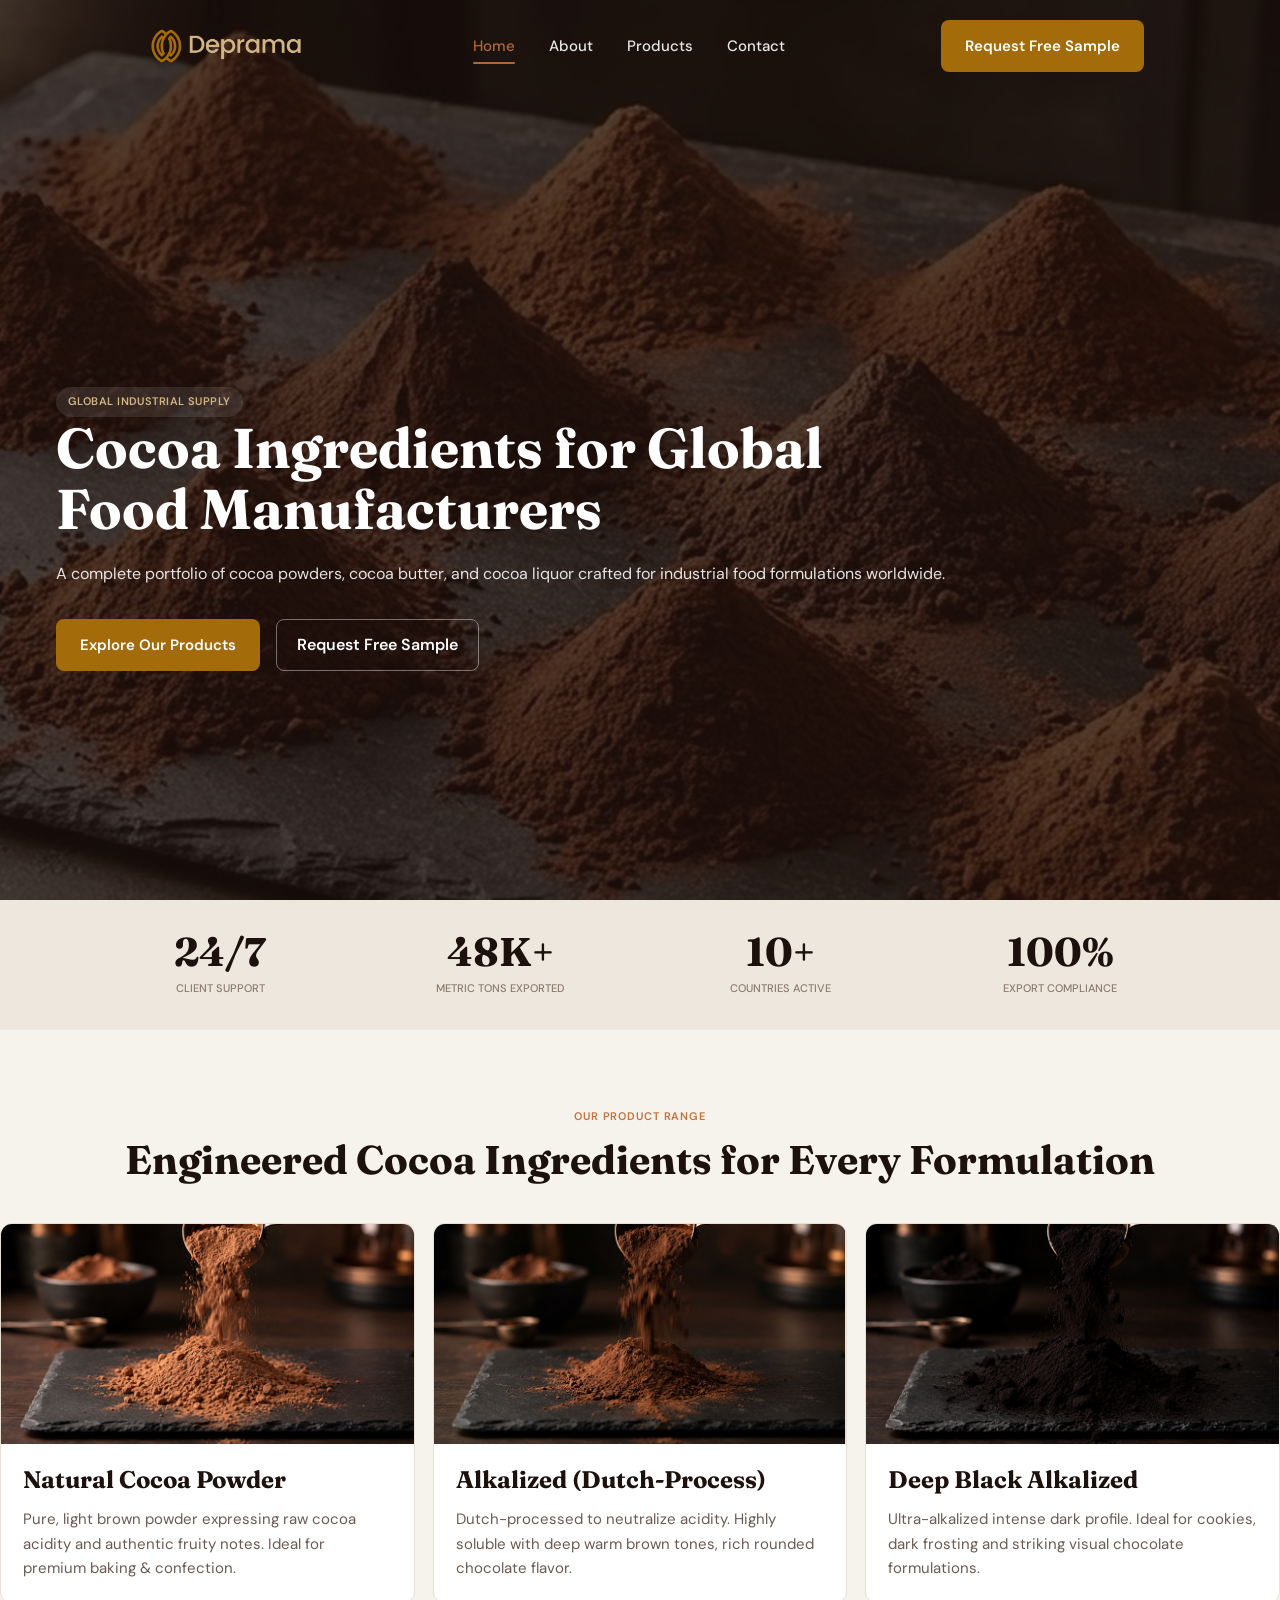
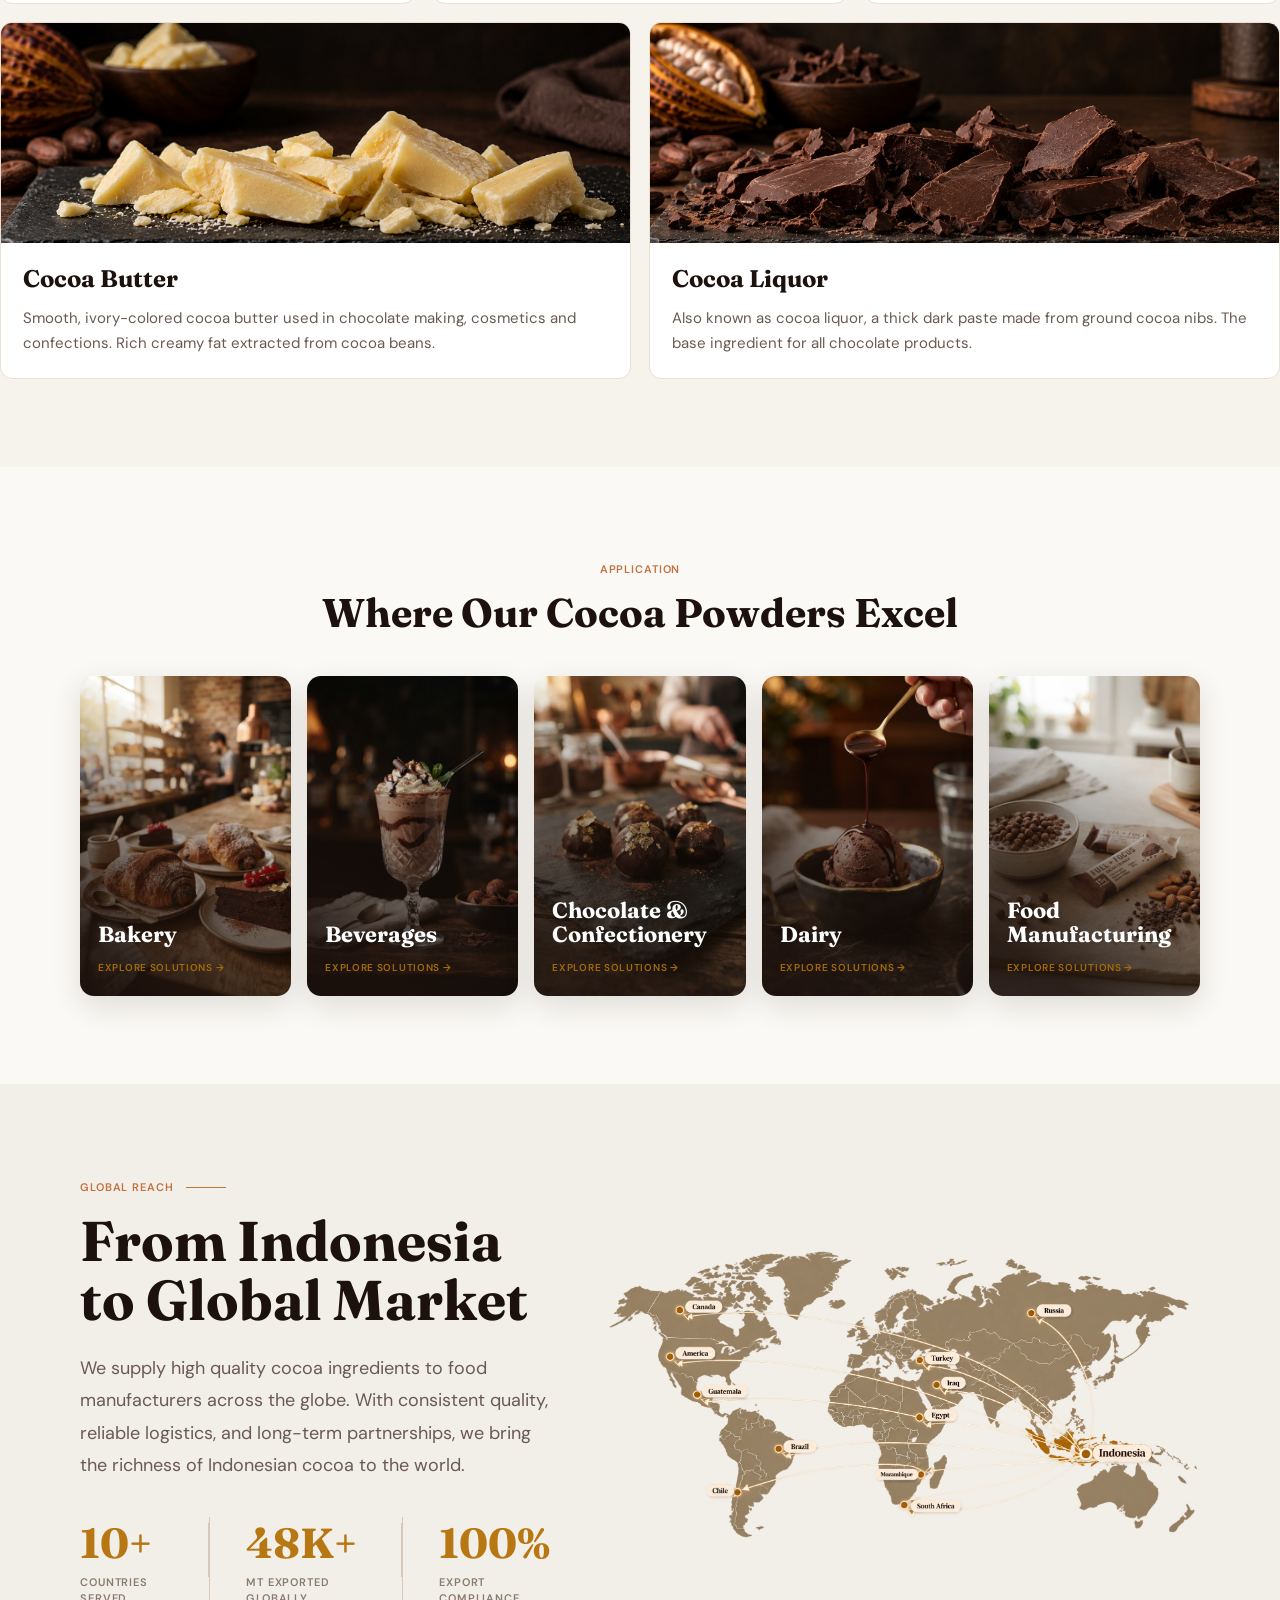
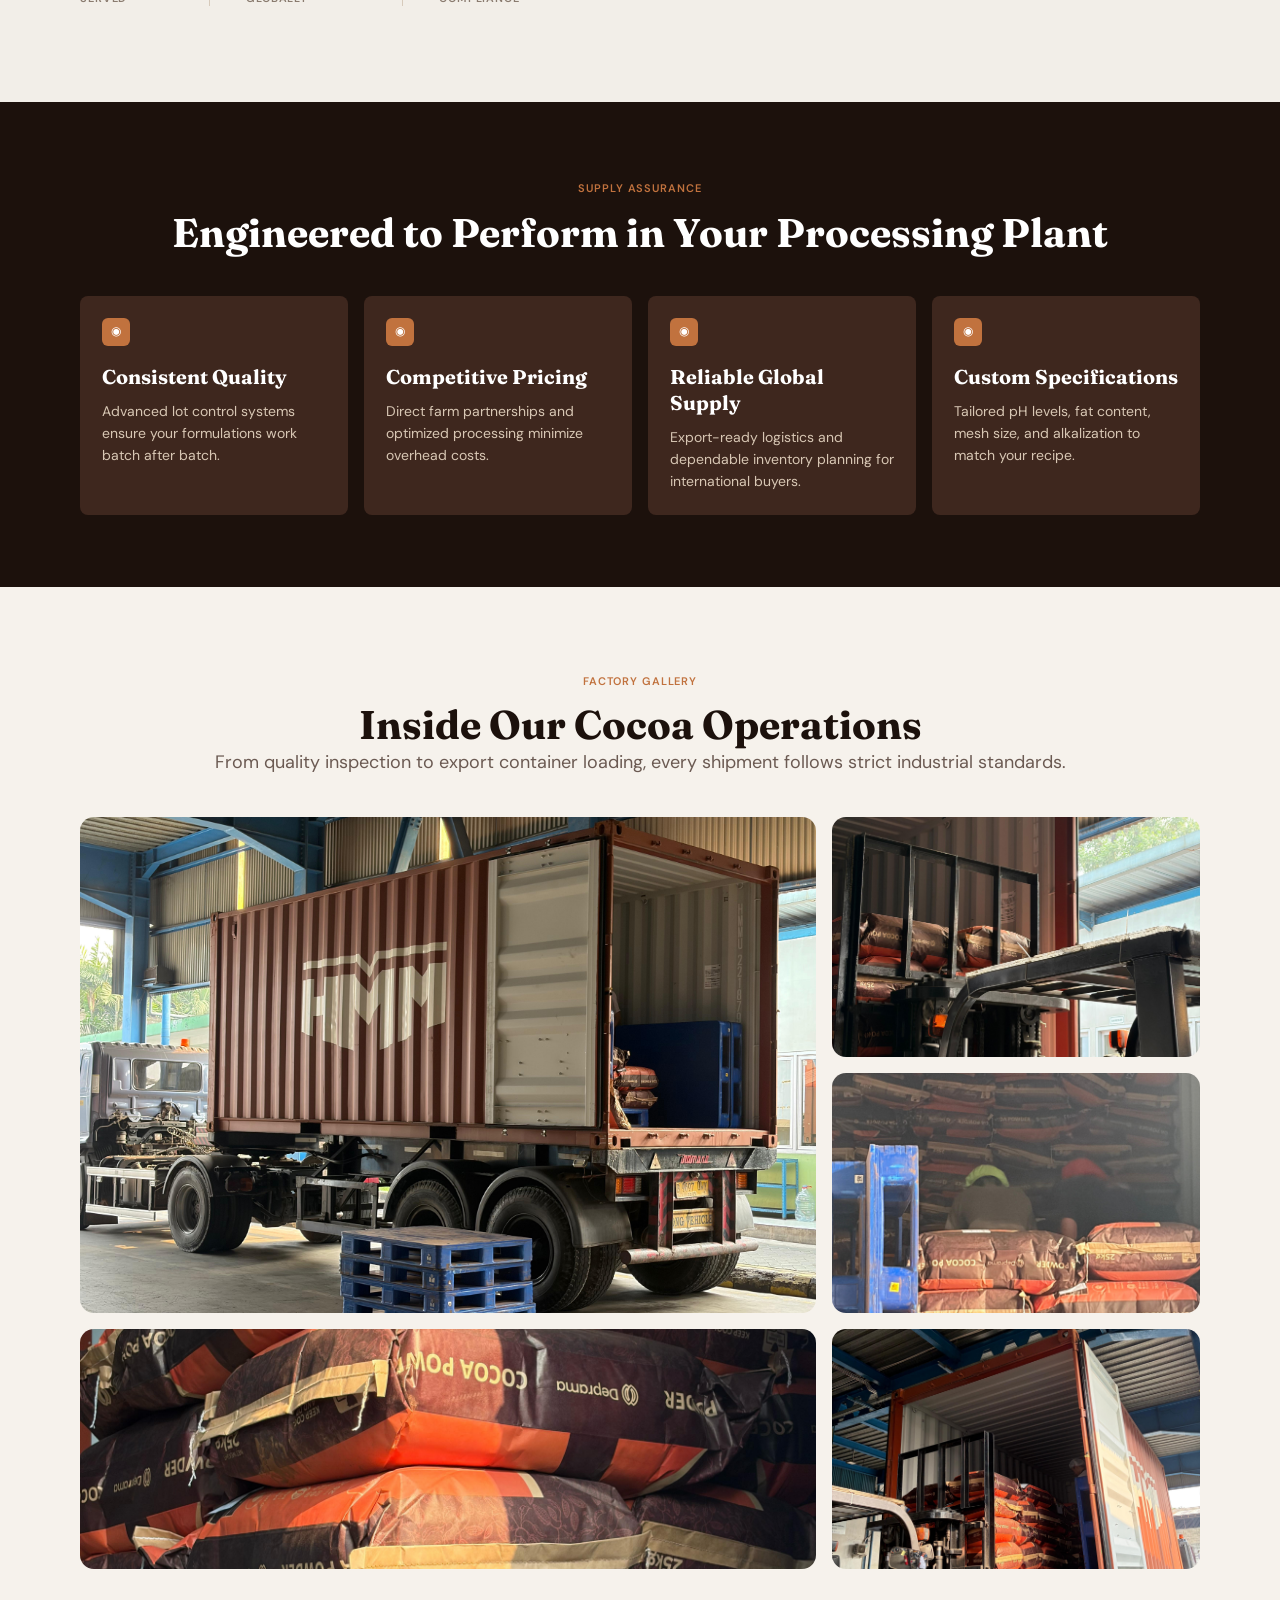
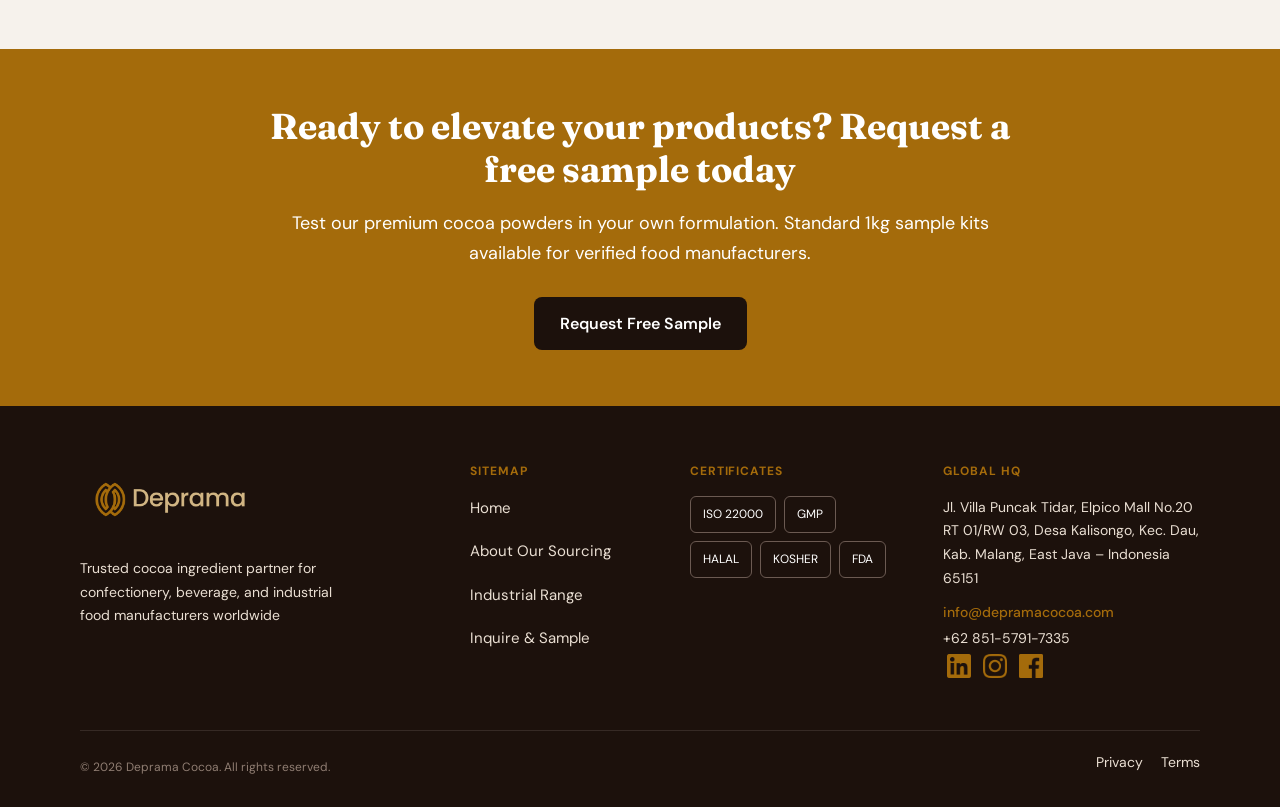
<file: index.html>
<!DOCTYPE html>
<html lang="en">
<head>
  <meta charset="UTF-8" />
  <meta name="viewport" content="width=device-width, initial-scale=1.0"/>


  <title>Deprama Cocoa</title>
  <title>Deprama Cocoa | Premium Cocoa Powder Supplier Indonesia</title>

  <meta name="description"
  content="Deprama Cocoa supplies premium natural, alkalized, and black cocoa powder, cocoa butter, and cocoa liquor for global food manufacturers.">

  <meta name="keywords"
  content="cocoa powder supplier, natural cocoa powder, alkalized cocoa powder, cocoa butter, cocoa liquor, Indonesia cocoa">

  <meta name="author" content="Deprama Cocoa">

  <meta name="robots" content="index, follow">

  <meta property="og:title"
  content="Deprama Cocoa | Premium Cocoa Ingredients">

  <meta property="og:description"
  content="Industrial cocoa powder supplier for confectionery, beverage, and food manufacturers worldwide.">

  <meta property="og:image"
  content="https://depramacocoa.com/assets/images/og-cover.jpg">

  <meta property="og:url"
  content="https://depramacocoa.com">

  <meta property="og:type" content="website">

  <link href="https://fonts.googleapis.com/css2?family=Inter:wght@400;500;600;700&family=Cormorant+Garamond:wght@600;700&display=swap" rel="stylesheet">
  <link rel="preconnect" href="https://fonts.googleapis.com">
  <link rel="preconnect" href="https://fonts.gstatic.com" crossorigin>

<link href="https://fonts.googleapis.com/css2?family=DM+Sans:wght@400;500;600&family=Fraunces:wght@700&display=swap" rel="stylesheet">
  <link rel="stylesheet" href="css/global.css">
  <link rel="stylesheet" href="css/components.css">
  <link rel="stylesheet" href="css/home.css">
  <link rel="stylesheet" href="css/responsive.css">

  <link rel="icon" type="image/png" href="assets/logos/favicon.png">
  <link rel="apple-touch-icon" href="assets/logos/favicon.png">

  <!-- Meta Pixel Code -->
  <script>
  !function(f,b,e,v,n,t,s)
  {if(f.fbq)return;n=f.fbq=function(){n.callMethod?
  n.callMethod.apply(n,arguments):n.queue.push(arguments)};
  if(!f._fbq)f._fbq=n;n.push=n;n.loaded=!0;n.version='2.0';
  n.queue=[];t=b.createElement(e);t.async=!0;
  t.src=v;s=b.getElementsByTagName(e)[0];
  s.parentNode.insertBefore(t,s)}(window, document,'script',
  'https://connect.facebook.net/en_US/fbevents.js');
  fbq('init', '1700710707182383');
  fbq('track', 'PageView');
  </script>
  <noscript><img height="1" width="1" style="display:none"
  src="https://www.facebook.com/tr?id=1700710707182383&ev=PageView&noscript=1"
  /></noscript>
  <!-- End Meta Pixel Code -->

</head>

<body>

<div class="scroll-progress"></div>

<header class="navbar">
  <div class="container nav-wrapper">

  <a href="/">
    <img src="assets/logos/logo.png" class="logo" alt="Deprama Cocoa">
  </a>

    <button class="menu-toggle" id="menuToggle">☰</button>

    <nav class="nav-menu" id="navMenu">
      <a class="active" href="#">Home</a>
      <a href="/about/">About</a>
      <a href="/products/">Products</a>
      <a href="/contact/">Contact</a>

      <!-- CTA khusus mobile -->
      <a href="/contact/" class="mobile-btn btn-gold">
        Request Free Sample
      </a>
    </nav>

    <!-- CTA desktop -->
    <a href="../contact/" class="desktop-btn btn-gold">
      Request Free Sample
    </a>

  </div>
</header>

<section class="hero">
    <img src="assets/images/hero.png" class="hero-bg" alt="Cocoa Powder">
  <div class="overlay"></div>

  <div class="container hero-content">

    <span class="eyebrow">
      GLOBAL INDUSTRIAL SUPPLY
    </span>

    <h1>
      Cocoa Ingredients for Global Food Manufacturers
    </h1>

    <p>
      A complete portfolio of cocoa powders, cocoa butter, and cocoa liquor crafted for industrial food formulations worldwide.
    </p>

    <div class="hero-buttons">
      <a class="btn-gold" href="../products/">Explore Our Products</a>

      <a class="btn-outline" href="../contact/">
        Request Free Sample
      </a>
    </div>
  </div>
</section>

<section class="stats">
  <div class="container stats-grid">

    <div class="stat">
        <h3 class="counter" data-target="24" data-suffix="/7">0</h3>
        <span>CLIENT SUPPORT</span>
    </div>

    <div class="stat">
        <h3 class="counter" data-target="48" data-suffix="K+">0</h3>
        <span>METRIC TONS EXPORTED</span>
    </div>

    <div class="stat">
        <h3 class="counter" data-target="10" data-suffix="+">0</h3>
        <span>COUNTRIES ACTIVE</span>
    </div>

    <div class="stat">
        <h3 class="counter" data-target="100" data-suffix="%">0</h3>
        <span>EXPORT COMPLIANCE</span>
    </div>

  </div>
</section>

<section class="products-home reveal">

  <div class="container">

    <div class="section-title">

      <span>OUR PRODUCT RANGE</span>

      <h2>
        Engineered Cocoa Ingredients 
        for Every Formulation
      </h2>

    </div>

    <div class="products-grid">

      <!-- CARD 1 -->

      <article class="product-card wide reveal">

        <img src="../assets/images/natural-powder.png" alt="Natural Cocoa Powder">

        <div class="product-body">

          <h3>Natural Cocoa Powder</h3>

          <p>
            Pure, light brown powder expressing raw cocoa acidity and authentic fruity notes. Ideal for premium baking & confection.
          </p>

        </div>

      </article>

      <!-- CARD 2 -->

      <article class="product-card reveal">

        <img src="../assets/images/alkalized.png" alt="Alkalized">

        <div class="product-body">

          <h3>Alkalized (Dutch-Process)</h3>

          <p>
            Dutch-processed to neutralize acidity. Highly soluble with deep warm brown tones, rich rounded chocolate flavor.
          </p>

        </div>

      </article>

      <!-- CARD 3 -->

      <article class="product-card reveal">

        <img src="../assets/images/dark.png" alt="Deep Black">

        <div class="product-body">

          <h3>Deep Black Alkalized</h3>

          <p>
            Ultra-alkalized intense dark profile. Ideal for cookies, dark frosting and striking visual chocolate formulations.
          </p>

        </div>

      </article>

      <!-- CARD 4 -->

      <article class="product-card reveal">

        <img src="../assets/images/cocoabutter.png" alt="Cocoa Butter">

        <div class="product-body">

          <h3>Cocoa Butter</h3>

          <p>
            Smooth, ivory-colored cocoa butter used in chocolate making, cosmetics and confections. Rich creamy fat extracted from cocoa beans.
          </p>

        </div>

      </article>

      <!-- CARD 5 -->

      <article class="product-card reveal">

        <img src="../assets/images/cocoamass.png" alt="Cocoa Mass">

        <div class="product-body">

          <h3>Cocoa Liquor</h3>

          <p>
            Also known as cocoa liquor, a thick dark paste made from ground cocoa nibs. The base ingredient for all chocolate products.
          </p>

        </div>

      </article>

    </div>

  </div>

</section>

<!-- ================= APPLICATION ================= -->

<section class="applications">

  <div class="container">

    <div class="section-title">
      <span>APPLICATION</span>
      <h2>Where Our Cocoa Powders Excel</h2>
    </div>

    <div class="app-grid">

      <!-- 01 BAKERY -->
      <article class="flip-card">
        <div class="flip-inner">

          <div class="flip-front">
            <img src="../assets/images/bakery.png" alt="Bakery applications">

            <div class="flip-overlay">
              <div>
                <h3>Bakery</h3>
                <span>EXPLORE SOLUTIONS →</span>
              </div>
            </div>
          </div>

          <div class="flip-back">
            <h3>Bakery Solutions</h3>

            <ul>
              <li>Cakes</li>
              <li>Biscuits</li>
              <li>Pastries</li>
              <li>Bread</li>
              <li>Donuts</li>
            </ul>

            <span class="back-link">← BACK TO OVERVIEW</span>
          </div>

        </div>
      </article>


      <!-- 02 BEVERAGES -->
      <article class="flip-card">
        <div class="flip-inner">

          <div class="flip-front">
            <img src="../assets/images/beverage.png" alt="Beverage applications">

            <div class="flip-overlay">
              <div>
                <h3>Beverages</h3>
                <span>EXPLORE SOLUTIONS →</span>
              </div>
            </div>
          </div>

          <div class="flip-back">
            <h3>Beverage Range</h3>

            <ul>
              <li>Chocolate Drinks</li>
              <li>Cocoa Mixes</li>
              <li>Smoothies</li>
              <li>Lattes</li>
              <li>Hot Cocoa</li>
            </ul>

            <span class="back-link">← BACK TO OVERVIEW</span>
          </div>

        </div>
      </article>


      <!-- 03 CHOCOLATE -->
      <article class="flip-card">
        <div class="flip-inner">

          <div class="flip-front">
            <img src="../assets/images/chocolate.png" alt="Chocolate applications">

            <div class="flip-overlay">
              <div>
                <h3>Chocolate &amp; Confectionery</h3>
                <span>EXPLORE SOLUTIONS →</span>
              </div>
            </div>
          </div>

          <div class="flip-back">
            <h3>Chocolate &amp; Confectionery</h3>

            <ul>
              <li>Pralines</li>
              <li>Chocolate Bars</li>
              <li>Bonbons</li>
              <li>Fudge</li>
            </ul>

            <span class="back-link">← BACK TO OVERVIEW</span>
          </div>

        </div>
      </article>


      <!-- 04 DAIRY -->
      <article class="flip-card">
        <div class="flip-inner">

          <div class="flip-front">
            <img src="../assets/images/dairy.png" alt="Dairy applications">

            <div class="flip-overlay">
              <div>
                <h3>Dairy</h3>
                <span>EXPLORE SOLUTIONS →</span>
              </div>
            </div>
          </div>

          <div class="flip-back">
            <h3>Dairy &amp; Frozen</h3>

            <ul>
              <li>Ice Cream</li>
              <li>Yogurt</li>
              <li>Pudding</li>
              <li>Mousse</li>
              <li>Milkshakes</li>
            </ul>

            <span class="back-link">← BACK TO OVERVIEW</span>
          </div>

        </div>
      </article>


      <!-- 05 FOOD MANUFACTURING -->
      <article class="flip-card">
        <div class="flip-inner">

          <div class="flip-front">
            <img src="../assets/images/food.png" alt="Food manufacturing applications">

            <div class="flip-overlay">
              <div>
                <h3>Food Manufacturing</h3>
                <span>EXPLORE SOLUTIONS →</span>
              </div>
            </div>
          </div>

          <div class="flip-back">
            <h3>Food Manufacturing</h3>

            <ul>
              <li>Cereals</li>
              <li>Snack Bars</li>
              <li>Protein Powder</li>
              <li>Spreads</li>
            </ul>

            <span class="back-link">← BACK TO OVERVIEW</span>
          </div>

        </div>
      </article>

    </div>

  </div>

  <div class="app-indicators">
    <span class="dot active"></span>
    <span class="dot"></span>
    <span class="dot"></span>
    <span class="dot"></span>
    <span class="dot"></span>
  </div>

</section>

<section class="global-reach reveal">
  <div class="container reach-grid">

    <!-- LEFT -->
    <div class="reach-content">

      <span class="eyebrow-line">GLOBAL REACH</span>

      <h2>
        From Indonesia <br>
        to Global Market
      </h2>

      <p>
        We supply high quality cocoa ingredients to food manufacturers across
        the globe. With consistent quality, reliable logistics, and long-term
        partnerships, we bring the richness of Indonesian cocoa to the world.
      </p>

      <div class="reach-stats">
        <div>
          <h3>10+</h3>
          <span>COUNTRIES SERVED</span>
        </div>

        <div>
          <h3>48K+</h3>
          <span>MT EXPORTED GLOBALLY</span>
        </div>

        <div>
          <h3>100%</h3>
          <span>EXPORT COMPLIANCE</span>
        </div>
      </div>

    </div>

    <!-- RIGHT -->
    <div class="reach-map">

      <svg class="world-map" viewBox="0 0 900 520">

        <defs>
          <marker id="arrow" markerWidth="12" markerHeight="12"
            refX="9" refY="4" orient="auto">
            <path d="M0,0 L9,4 L0,8 Z" fill="#C1723E"/>
          </marker>
        </defs>

        <!-- WORLD MAP DARI FIGMA -->
        <image
          href="assets/images/world-map.png"
          x="0" y="0"
          width="900"
          height="520"
        />


      </svg>

    </div>

  </div>
</section>

<!-- ================= SUPPLY ASSURANCE ================= -->

<section class="assurance">

  <div class="container">

    <div class="section-title light">
      <span>SUPPLY ASSURANCE</span>
      <h2>Engineered to Perform in Your Processing Plant</h2>
    </div>

    <div class="assurance-grid">

      <div class="feature-card">
        <div class="feature-icon">◉</div>
        <h3>Consistent Quality</h3>
        <p>Advanced lot control systems ensure your formulations work batch after batch.</p>
      </div>

      <div class="feature-card">
        <div class="feature-icon">◉</div>
        <h3>Competitive Pricing</h3>
        <p>Direct farm partnerships and optimized processing minimize overhead costs.</p>
      </div>

      <div class="feature-card">
        <div class="feature-icon">◉</div>
        <h3>Reliable Global Supply</h3>
        <p>Export-ready logistics and dependable inventory planning for international buyers.</p>
      </div>

      <div class="feature-card">
        <div class="feature-icon">◉</div>
        <h3>Custom Specifications</h3>
        <p>Tailored pH levels, fat content, mesh size, and alkalization to match your recipe.</p>
      </div>

    </div>

  </div>

</section>

<section class="gallery reveal">
  <div class="container">

    <div class="section-title">
      <span>FACTORY GALLERY</span>
      <h2>Inside Our Cocoa Operations</h2>
      <p>
        From quality inspection to export container loading,
        every shipment follows strict industrial standards.
      </p>
    </div>

    <div class="gallery-grid">
      <img src="../assets/images/galery-1.jpeg" class="large">
      <img src="../assets/images/galery-2.jpeg">
      <img src="../assets/images/galery-3.jpeg">
      <img src="../assets/images/galery-4.jpeg">
      <img src="../assets/images/galery-5.jpeg">
    </div>

  </div>
</section>

<!-- ================= CTA ================= -->

<section class="cta">

  <div class="container cta-content">

    <h2>Ready to elevate your products? Request a free sample today</h2>
    <p>
      Test our premium cocoa powders in your own formulation. Standard 1kg sample kits available for verified food manufacturers.
    </p>

    <a href="../contact/" class="btn-dark">
      Request Free Sample
    </a>

  </div>

</section>

<!-- ================= FOOTER ================= -->

<footer class="footer">
  <div class="container">

    <div class="footer-grid">

      <div class="footer-brand">
        <img src="../assets/logos/logo.png" class="footer-logo" alt="Deprama">
        <p class="footer-desc">
            Trusted cocoa ingredient partner for confectionery, beverage, 
            and industrial food manufacturers worldwide
        </p>
      </div>

    <div class="footer-col">
        <h4>SITEMAP</h4>

        <div class="footer-links">
            <a href="../">Home</a>
            <a href="../about/">About Our Sourcing</a>
            <a href="../products/">Industrial Range</a>
            <a href="../contact/">Inquire & Sample</a>
        </div>
    </div>

      <div>
        <h4>CERTIFICATES</h4>
        <div class="certs">
          <span>ISO 22000</span>
          <span>GMP</span>
          <span>HALAL</span>
          <span>KOSHER</span>
          <span>FDA</span>
        </div>
      </div>

      <div>
        <h4>GLOBAL HQ</h4>
        <p>
          Jl. Villa Puncak Tidar, Elpico Mall No.20 RT 01/RW 03,
          Desa Kalisongo, Kec. Dau, Kab. Malang,
          East Java – Indonesia 65151
        </p>

        <a class="footer-email" href="mailto:info@depramacocoa.com">
          info@depramacocoa.com
        </a>
        <br>
        <a href="https://wa.me/6285157917335">
          +62 851-5791-7335
        </a>
        <br>
        <a href="https://www.linkedin.com/company/deprama-cocoa" target="_blank" class="footer-social">
          <img src="../assets/icon/linkedin.png" alt="LinkedIn" size="32x32"></a>

        <a href="https://www.instagram.com/depramacocoa/" target="_blank" class="footer-social">
          <img src="../assets/icon/instagram.png" alt="Instagram"></a>

        <a href="https://www.facebook.com/profile.php?id=100090357844152" target="_blank" class="footer-social">
          <img src="../assets/icon/facebook.png" alt="Facebook"></a>
      </div>

    </div>

    <div class="footer-bottom">
      <small>© 2026 Deprama Cocoa. All rights reserved.</small>

      <div>
        <a href="#">Privacy</a>
        <a href="#">Terms</a>
      </div>
    </div>

  </div>
</footer>

<script src="../js/main.js"></script>

</body>
</html>
</file>
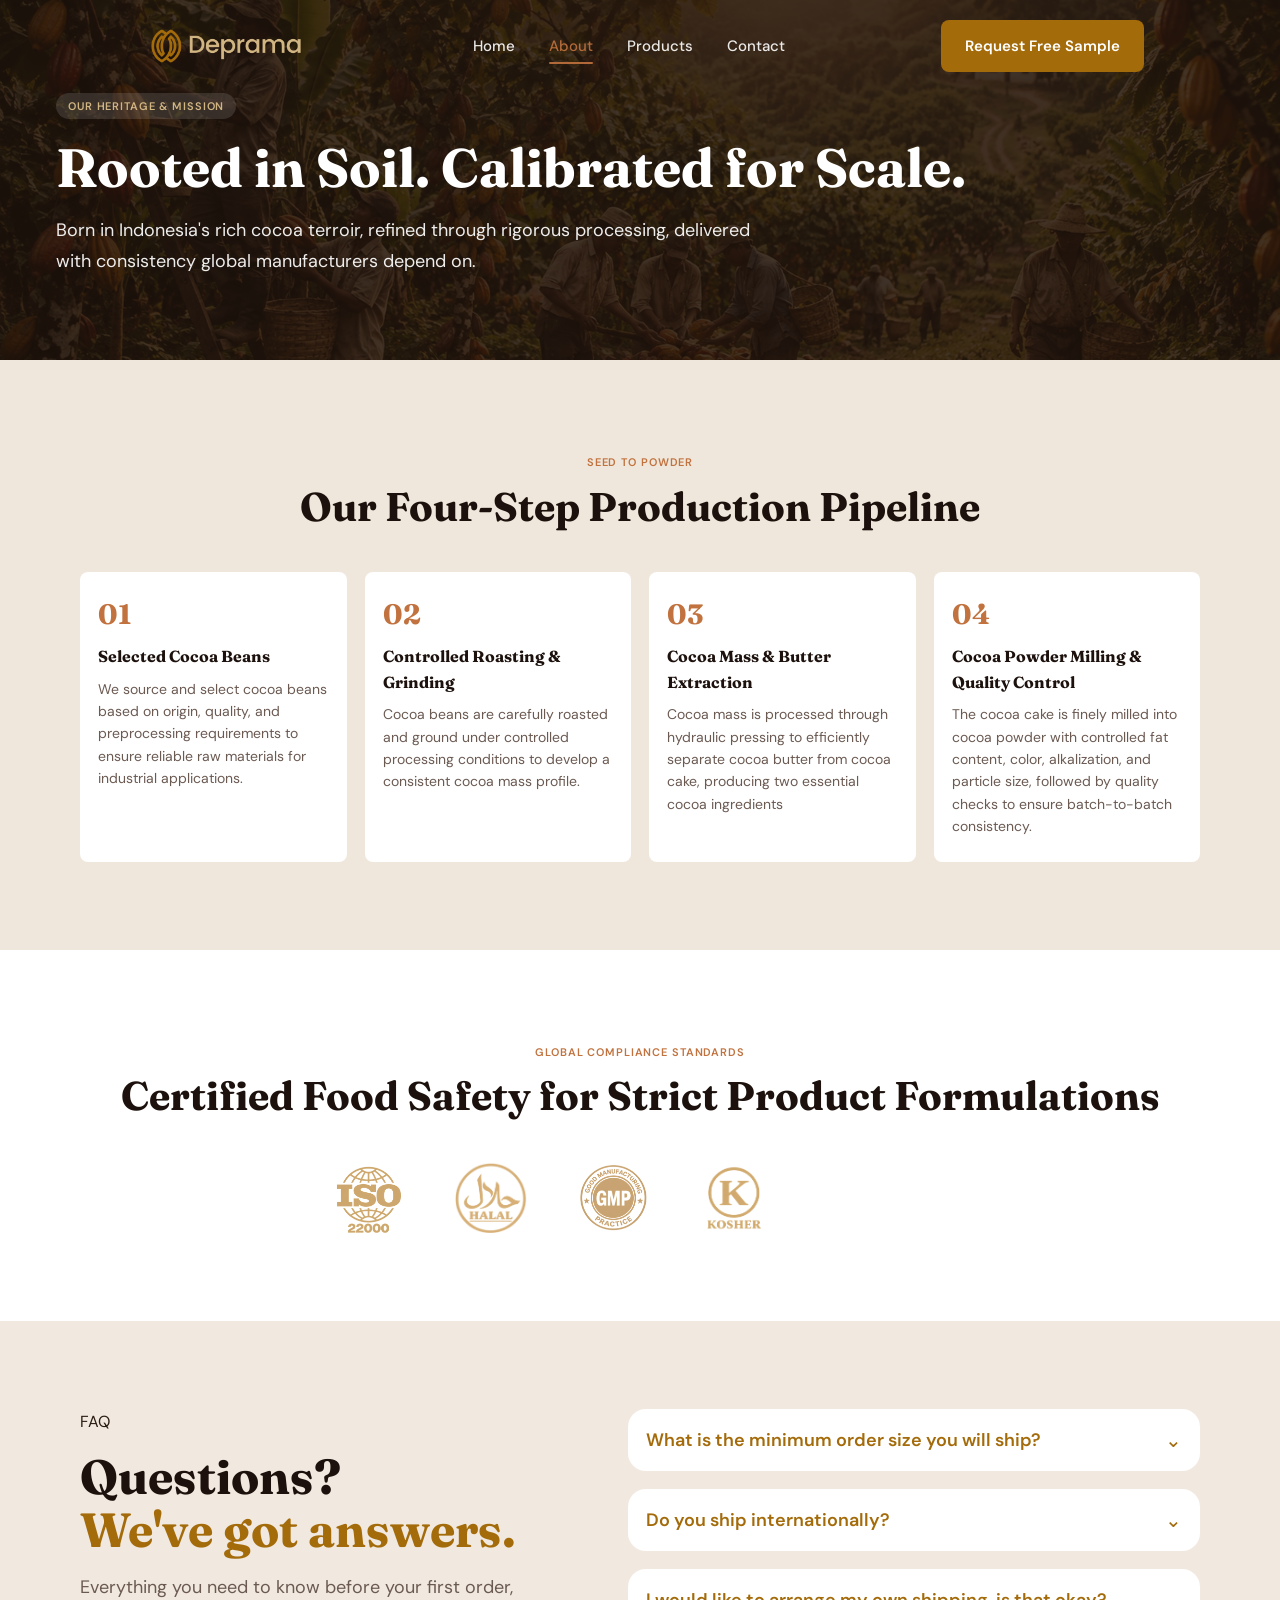
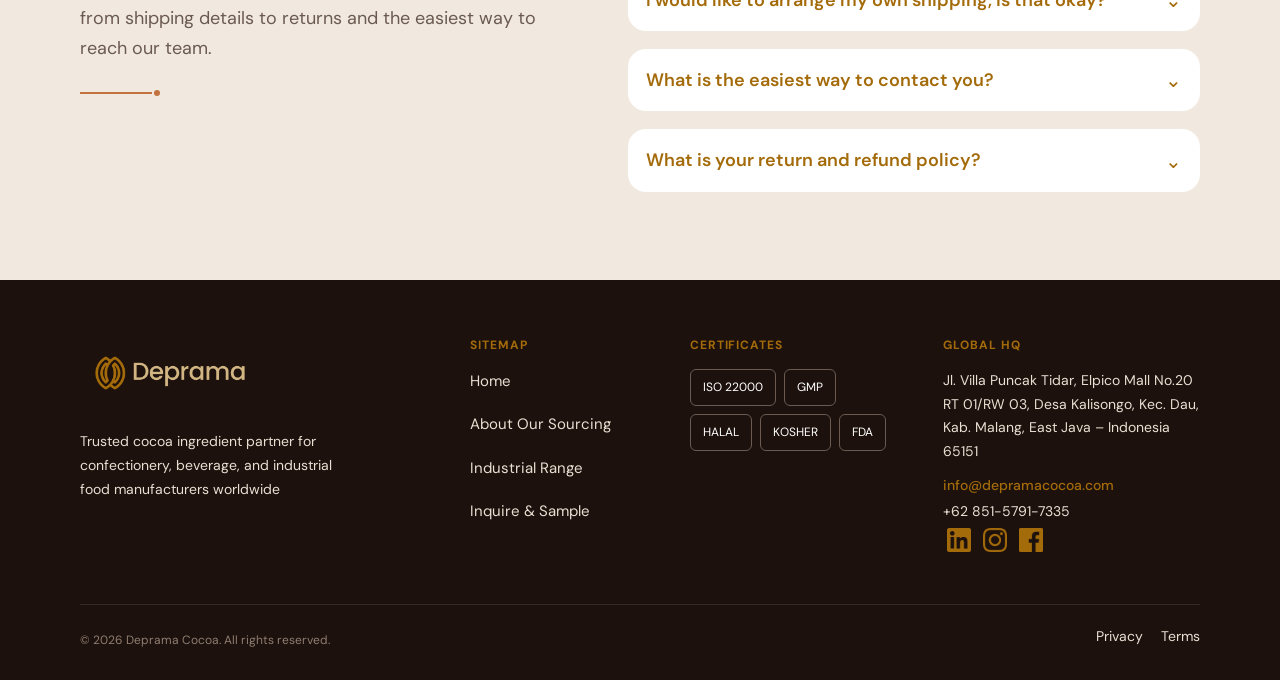
<file: about/index.html>
<!DOCTYPE html>
<html lang="en">
<head>
  <meta charset="UTF-8">
  <meta name="viewport" content="width=device-width, initial-scale=1.0">
  <title>About • Deprama Cocoa</title>

  <link rel="preconnect" href="https://fonts.googleapis.com">
  <link rel="preconnect" href="https://fonts.gstatic.com" crossorigin>
  <link href="https://fonts.googleapis.com/css2?family=DM+Sans:wght@400;500;600&family=Fraunces:wght@700&display=swap" rel="stylesheet">

  <link rel="stylesheet" href="../css/global.css">
  <link rel="stylesheet" href="../css/components.css">
  <link rel="stylesheet" href="../css/about.css">
  <link rel="stylesheet" href="../css/responsive.css">

      <!-- Meta Pixel Code -->
  <script>
  !function(f,b,e,v,n,t,s)
  {if(f.fbq)return;n=f.fbq=function(){n.callMethod?
  n.callMethod.apply(n,arguments):n.queue.push(arguments)};
  if(!f._fbq)f._fbq=n;n.push=n;n.loaded=!0;n.version='2.0';
  n.queue=[];t=b.createElement(e);t.async=!0;
  t.src=v;s=b.getElementsByTagName(e)[0];
  s.parentNode.insertBefore(t,s)}(window, document,'script',
  'https://connect.facebook.net/en_US/fbevents.js');
  fbq('init', '1700710707182383');
  fbq('track', 'PageView');
  </script>
  <noscript><img height="1" width="1" style="display:none"
  src="https://www.facebook.com/tr?id=1700710707182383&ev=PageView&noscript=1"
  /></noscript>
  <!-- End Meta Pixel Code -->
</head>

<body>

<div class="scroll-progress"></div>

<header class="navbar">
  <div class="container nav-wrapper">

    <a href="/">
      <img src="../assets/logos/logo.png" class="logo" alt="Deprama Cocoa">
    </a>

    <button class="menu-toggle" id="menuToggle">☰</button>

    <nav class="nav-menu" id="navMenu">
      <a href="/">Home</a>
      <a class="active" href="#">About</a>
      <a href="../products/">Products</a>
      <a href="../contact/">Contact</a>

      <!-- CTA khusus mobile -->
      <a href="../contact/" class="mobile-btn btn-gold">
        Request Free Sample
      </a>
    </nav>

    <!-- CTA desktop -->
    <a href="../contact/" class="desktop-btn btn-gold">
      Request Free Sample
    </a>

  </div>

</header>


<!-- HERO -->
<section class="about-hero">

  <img
    src="../assets/images/about-hero.png"
    class="hero-bg"
    alt="Deprama Cocoa Farm">

  <div class="overlay"></div>

  <div class="container about-content">
    <span class="eyebrow">OUR HERITAGE & MISSION</span>

    <h1>Rooted in Soil. Calibrated for Scale.</h1>

    <p>
      Born in Indonesia's rich cocoa terroir, refined through rigorous
      processing, delivered with consistency global manufacturers depend on.
    </p>
  </div>

</section>

<!-- PIPELINE -->

<section class="pipeline reveal">

  <div class="container">

    <div class="section-title">
      <span>SEED TO POWDER</span>
      <h2>Our Four-Step Production Pipeline</h2>
    </div>

    <div class="pipeline-grid">

      <div class="step-card">
        <h3>01</h3>
        <h4>Selected Cocoa Beans</h4>
        <p>We source and select cocoa beans based on origin, quality, and preprocessing requirements to ensure reliable raw materials for industrial applications.</p>
      </div>

      <div class="step-card">
        <h3>02</h3>
        <h4>Controlled Roasting & Grinding</h4>
        <p>Cocoa beans are carefully roasted and ground under controlled processing conditions to develop a consistent cocoa mass profile.</p>
      </div>

      <div class="step-card">
        <h3>03</h3>
        <h4>Cocoa Mass & Butter Extraction</h4>
        <p>Cocoa mass is processed through hydraulic pressing to efficiently separate cocoa butter from cocoa cake, producing two essential cocoa ingredients</p>
      </div>

      <div class="step-card">
        <h3>04</h3>
        <h4>Cocoa Powder Milling & Quality Control</h4>
        <p>The cocoa cake is finely milled into cocoa powder with controlled fat content, color, alkalization, and particle size, followed by quality checks to ensure batch-to-batch consistency.</p>
      </div>

    </div>

  </div>

</section>

<!-- CERTIFICATION -->

<section class="certifications reveal">

  <div class="container">

    <div class="section-title">
      <span>GLOBAL COMPLIANCE STANDARDS</span>
      <h2>Certified Food Safety for Strict Product Formulations</h2>
    </div>

    <div class="cert-grid">

      <img src="../assets/certificates/iso22000.png">
      <img src="../assets/certificates/halal.png">
      <img src="../assets/certificates/gmp.png">
      <img src="../assets/certificates/kosher.png">
      <img src="../assets/certificates/fda.png">

    </div>

  </div>

</section>

<section class="faq">
  <div class="container faq-grid">

    <div class="faq-left">
      <span class="section-eyebrow">FAQ</span>

      <h2>
        Questions?<br>
        <span>We've got answers.</span>
      </h2>

      <p>
        Everything you need to know before your first order, from shipping
        details to returns and the easiest way to reach our team.
      </p>

      <div class="faq-line"></div>
    </div>

    <div class="faq-right">

      <div class="faq-item">
        <button class="faq-question">
          <p>What is the minimum order size you will ship? </p>
          <span>⌄</span>
        </button>
        <div class="faq-answer">
          Our standard MOQ is one 20ft container, though sample orders are available for qualified buyers.
        </div>
      </div>

      <div class="faq-item">
        <button class="faq-question">
          <p>Do you ship internationally?</p>
          <span>⌄</span>
        </button>
        <div class="faq-answer">
          Yes. We export to Asia, Europe, Africa, and the Middle East using FOB and CIF terms.
        </div>
      </div>

      <div class="faq-item">
        <button class="faq-question">
          <p>I would like to arrange my own shipping, is that okay?</p>
          <span>⌄</span>
        </button>
        <div class="faq-answer">
          Absolutely. We can coordinate with your nominated freight forwarder.
        </div>
      </div>

      <div class="faq-item">
        <button class="faq-question">
          <p>What is the easiest way to contact you?</p>
          <span>⌄</span>
        </button>
        <div class="faq-answer">
          Email is the fastest option, and we typically respond within one business day.
        </div>
      </div>

      <div class="faq-item">
        <button class="faq-question">
          <p>What is your return and refund policy?</p>
          <span>⌄</span>
        </button>
        <div class="faq-answer">
          Every shipment is quality inspected before dispatch. Any issue is handled through our QC documentation process.
        </div>
      </div>

    </div>

  </div>
</section>

<footer class="footer">
  <div class="container">

    <div class="footer-grid">

      <div class="footer-brand">
        <img src="../assets/logos/logo.png" class="footer-logo" alt="Deprama">
        <p class="footer-desc">
            Trusted cocoa ingredient partner for confectionery, beverage, 
            and industrial food manufacturers worldwide
        </p>
      </div>

    <div class="footer-col">
        <h4>SITEMAP</h4>

        <div class="footer-links">
            <a href="../">Home</a>
            <a href="../about/">About Our Sourcing</a>
            <a href="../products/">Industrial Range</a>
            <a href="../contact/">Inquire & Sample</a>
        </div>
    </div>

      <div>
        <h4>CERTIFICATES</h4>
        <div class="certs">
          <span>ISO 22000</span>
          <span>GMP</span>
          <span>HALAL</span>
          <span>KOSHER</span>
          <span>FDA</span>
        </div>
      </div>

      <div>
        <h4>GLOBAL HQ</h4>
        <p>
          Jl. Villa Puncak Tidar, Elpico Mall No.20 RT 01/RW 03,
          Desa Kalisongo, Kec. Dau, Kab. Malang,
          East Java – Indonesia 65151
        </p>

        <a class="footer-email" href="mailto:info@depramacocoa.com">
          info@depramacocoa.com
        </a>
        <br>
        <a href="https://wa.me/6285157917335">
          +62 851-5791-7335
        </a>
        <br>
        <a href="https://www.linkedin.com/company/deprama-cocoa" target="_blank" class="footer-social">
          <img src="../assets/icon/linkedin.png" alt="LinkedIn" size="32x32"></a>

        <a href="https://www.instagram.com/depramacocoa/" target="_blank" class="footer-social">
          <img src="../assets/icon/instagram.png" alt="Instagram"></a>

        <a href="https://www.facebook.com/profile.php?id=100090357844152" target="_blank" class="footer-social">
          <img src="../assets/icon/facebook.png" alt="Facebook"></a>
                  
      </div>

    </div>

    <div class="footer-bottom">
      <small>© 2026 Deprama Cocoa. All rights reserved.</small>

      <div>
        <a href="#">Privacy</a>
        <a href="#">Terms</a>
      </div>
    </div>

  </div>
</footer>

<script src="../js/main.js"></script>
</body>
</html>
</file>
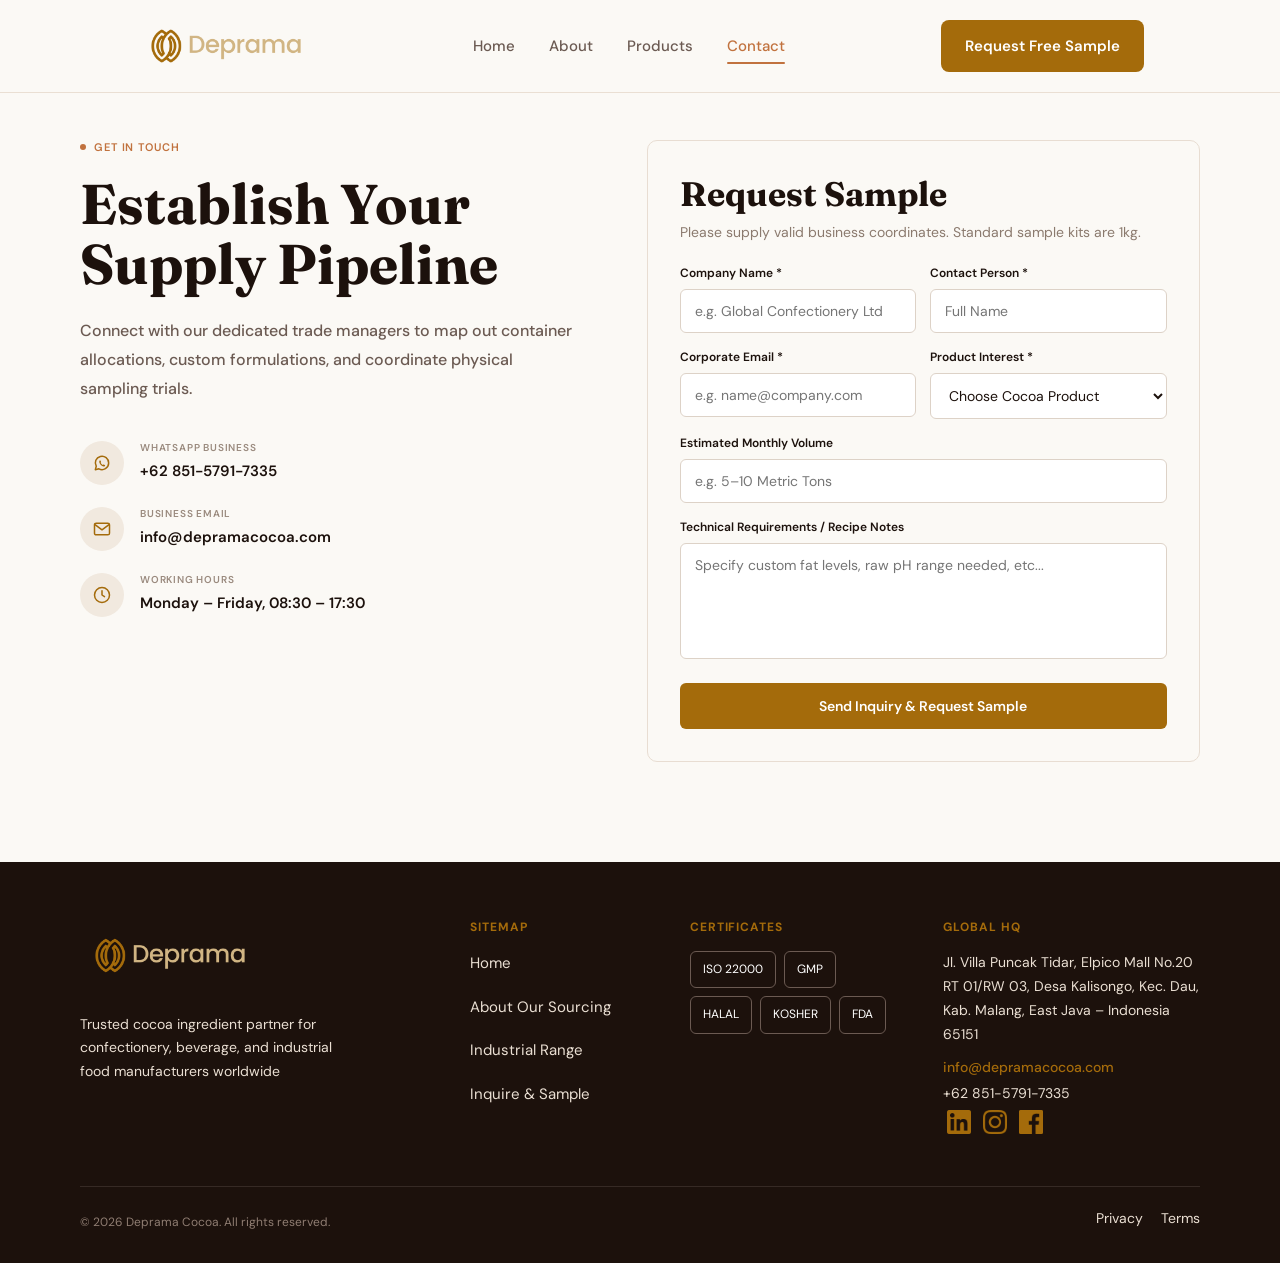
<file: contact/index.html>
<!DOCTYPE html>
<html lang="en">
<head>
  <meta charset="UTF-8" />
  <meta name="viewport" content="width=device-width, initial-scale=1.0"/>

  <title>Contact • Deprama Cocoa</title>

  <link rel="preconnect" href="https://fonts.googleapis.com">
  <link rel="preconnect" href="https://fonts.gstatic.com" crossorigin>

  <link href="https://fonts.googleapis.com/css2?family=DM+Sans:wght@400;500;600;700&family=Fraunces:wght@700&display=swap" rel="stylesheet">

  <link rel="stylesheet" href="../css/global.css">
  <link rel="stylesheet" href="../css/components.css">
  <link rel="stylesheet" href="../css/contact.css">
  <link rel="stylesheet" href="../css/responsive.css">

  <!-- Meta Pixel Code -->
  <script>
  !function(f,b,e,v,n,t,s)
  {if(f.fbq)return;n=f.fbq=function(){n.callMethod?
  n.callMethod.apply(n,arguments):n.queue.push(arguments)};
  if(!f._fbq)f._fbq=n;n.push=n;n.loaded=!0;n.version='2.0';
  n.queue=[];t=b.createElement(e);t.async=!0;
  t.src=v;s=b.getElementsByTagName(e)[0];
  s.parentNode.insertBefore(t,s)}(window, document,'script',
  'https://connect.facebook.net/en_US/fbevents.js');
  fbq('init', '1700710707182383');
  fbq('track', 'PageView');
  </script>
  <noscript><img height="1" width="1" style="display:none"
  src="https://www.facebook.com/tr?id=1700710707182383&ev=PageView&noscript=1"
  /></noscript>
  <!-- End Meta Pixel Code -->
</head>

<body>

<!-- ================= NAVBAR ================= -->

<header class="navbar navbar-light">
  <div class="container nav-wrapper">

    <a href="/">
      <img src="../assets/logos/logo.png" class="logo" alt="Deprama Cocoa">
    </a>

        <!-- Hamburger -->
    <button class="menu-toggle" id="menuToggle">☰</button>

    <nav class="nav-menu">
      <a href="/">Home</a>
      <a href="../about/">About</a>
      <a href="../products/">Products</a>
      <a class="active" href="./">Contact</a>
    </nav>

<!-- CTA Desktop -->
<a href="./" class="desktop-btn btn-gold">
  Request Free Sample
</a>

  </div>
</header>

<!-- ================= CONTACT ================= -->

<section class="contact-section">

  <div class="container contact-grid">

    <!-- LEFT -->

    <div class="contact-info reveal">

      <div class="section-eyebrow">
        <span class="dot"></span>
        GET IN TOUCH
      </div>

      <h1>Establish Your Supply Pipeline</h1>

      <p>
        Connect with our dedicated trade managers to map out container allocations,
        custom formulations, and coordinate physical sampling trials.
      </p>

      <div class="info-list">

        <!-- WhatsApp -->

        <div class="info-item">
          <div class="icon">
            <svg viewBox="0 0 24 24" class="icon-svg">
              <path d="M20 12a8 8 0 0 1-11.7 7L4 20l1.1-4.1A8 8 0 1 1 20 12Z"
                fill="none" stroke="currentColor" stroke-width="1.8"
                stroke-linecap="round" stroke-linejoin="round"/>
              <path d="M8.8 9.5c.2-.5.4-.5.6-.5h.5c.2 0 .4.1.5.4l.5 1.3c.1.3 0 .5-.2.7l-.4.4c.6 1.1 1.5 2 2.6 2.6l.4-.4c.2-.2.4-.3.7-.2l1.3.5c.3.1.4.3.4.5v.5c0 .2 0 .4-.5.6-.4.2-.9.3-1.4.2-2-.3-4.8-3.1-5.1-5.1-.1-.5 0-1 .2-1.5Z"
                fill="currentColor"/>
            </svg>
          </div>

          <div>
            <span>WHATSAPP BUSINESS</span>
            <a class="contact-link"
              href="https://wa.me/6285157917335"
              target="_blank">
              +62 851-5791-7335
            </a>
          </div>
        </div>

        <!-- EMAIL -->

        <div class="info-item">
          <div class="icon">
            <svg viewBox="0 0 24 24" class="icon-svg">
              <rect x="3" y="5" width="18" height="14" rx="2"
                fill="none" stroke="currentColor" stroke-width="1.8"/>
              <path d="M4 7l8 6 8-6"
                fill="none" stroke="currentColor" stroke-width="1.8"
                stroke-linecap="round" stroke-linejoin="round"/>
            </svg>
          </div>

          <div>
            <span>BUSINESS EMAIL</span>
            <a class="contact-link" href="mailto:info@depramacocoa.com">info@depramacocoa.com</a>
          </div>
        </div>

        <!-- HOURS -->

        <div class="info-item">
          <div class="icon">
            <svg viewBox="0 0 24 24" class="icon-svg">
              <circle cx="12" cy="12" r="9"
                fill="none" stroke="currentColor" stroke-width="1.8"/>
              <path d="M12 7v5l3 2"
                fill="none" stroke="currentColor" stroke-width="1.8"
                stroke-linecap="round" stroke-linejoin="round"/>
            </svg>
          </div>

          <div>
            <span>WORKING HOURS</span>
            <strong>Monday – Friday, 08:30 – 17:30</strong>
          </div>
        </div>

      </div>

    </div>

    <!-- RIGHT -->

    <div class="contact-card reveal">

      <h2>Request Sample</h2>

      <p class="card-desc">
        Please supply valid business coordinates. Standard sample kits are 1kg.
      </p>

      <form class="sample-form">

        <div class="form-row">

          <div class="field">
            <label>Company Name *</label>
            <input id="company" type="text"
              placeholder="e.g. Global Confectionery Ltd">
          </div>

          <div class="field">
            <label>Contact Person *</label>
            <input id="person" type="text"
              placeholder="Full Name">
          </div>

        </div>

        <div class="form-row">

          <div class="field">
            <label>Corporate Email *</label>
            <input id="email" type="email"
              placeholder="e.g. name@company.com" required>
          </div>

          <div class="field">
            <label>Product Interest *</label>

            <select id="product">
              <option selected>Choose Cocoa Product</option>
              <option>Natural Cocoa Powder</option>
              <option>Alkalized Dutch Process</option>
              <option>Deep Black</option>
              <option>Cocoa Butter</option>
              <option>Cocoa Liquor</option>
            </select>

          </div>

        </div>

        <div class="field">
          <label>Estimated Monthly Volume</label>
          <input id="volume" type="text"
            placeholder="e.g. 5–10 Metric Tons">
        </div>

        <div class="field">
          <label>Technical Requirements / Recipe Notes</label>

          <textarea id="notes" rows="5"
            placeholder="Specify custom fat levels, raw pH range needed, etc..."></textarea>
        </div>

        <button type="button"
          class="btn-submit"
          onclick="sendToWhatsApp()">
          Send Inquiry & Request Sample
        </button>

      </form>

    </div>

  </div>

</section>

<!-- ================= FOOTER ================= -->

<footer class="footer">
  <div class="container">

    <div class="footer-grid">

      <div class="footer-brand">
        <img src="../assets/logos/logo.png" class="footer-logo" alt="Deprama">
        <p class="footer-desc">
            Trusted cocoa ingredient partner for confectionery, beverage, 
            and industrial food manufacturers worldwide
        </p>
      </div>

    <div class="footer-col">
        <h4>SITEMAP</h4>

        <div class="footer-links">
            <a href="../">Home</a>
            <a href="../about/">About Our Sourcing</a>
            <a href="../products/">Industrial Range</a>
            <a href="../contact/">Inquire & Sample</a>
        </div>
    </div>

      <div>
        <h4>CERTIFICATES</h4>
        <div class="certs">
          <span>ISO 22000</span>
          <span>GMP</span>
          <span>HALAL</span>
          <span>KOSHER</span>
          <span>FDA</span>
        </div>
      </div>

      <div>
        <h4>GLOBAL HQ</h4>
        <p>
          Jl. Villa Puncak Tidar, Elpico Mall No.20 RT 01/RW 03,
          Desa Kalisongo, Kec. Dau, Kab. Malang,
          East Java – Indonesia 65151
        </p>

        <a class="footer-email" href="mailto:info@depramacocoa.com">
          info@depramacocoa.com
        </a>   
        <br>
        <a href="https://wa.me/6285157917335">
          +62 851-5791-7335
        </a>
        <br>

        <a href="https://www.linkedin.com/company/deprama-cocoa" target="_blank" class="footer-social">
          <img src="../assets/icon/linkedin.png" alt="LinkedIn" size="32x32"></a>

        <a href="https://www.instagram.com/depramacocoa/" target="_blank" class="footer-social">
          <img src="../assets/icon/instagram.png" alt="Instagram"></a>

        <a href="https://www.facebook.com/profile.php?id=100090357844152" target="_blank" class="footer-social">
          <img src="../assets/icon/facebook.png" alt="Facebook"></a>     
      </div>

    </div>

    <div class="footer-bottom">
      <small>© 2026 Deprama Cocoa. All rights reserved.</small>

      <div>
        <a href="#">Privacy</a>
        <a href="#">Terms</a>
      </div>
    </div>

  </div>
</footer>

<script src="../js/main.js"></script>


<div id="popup" class="popup-overlay">
  <div class="popup-card">

    <div id="popupIcon" class="popup-icon">✓</div>

    <h3 id="popupTitle">Success</h3>

    <p id="popupText">
      Your inquiry is ready to be sent via WhatsApp.
    </p>

    <button onclick="closePopup()" class="popup-btn">
      Continue
    </button>

  </div>
</div>
</body>
</html>
</file>
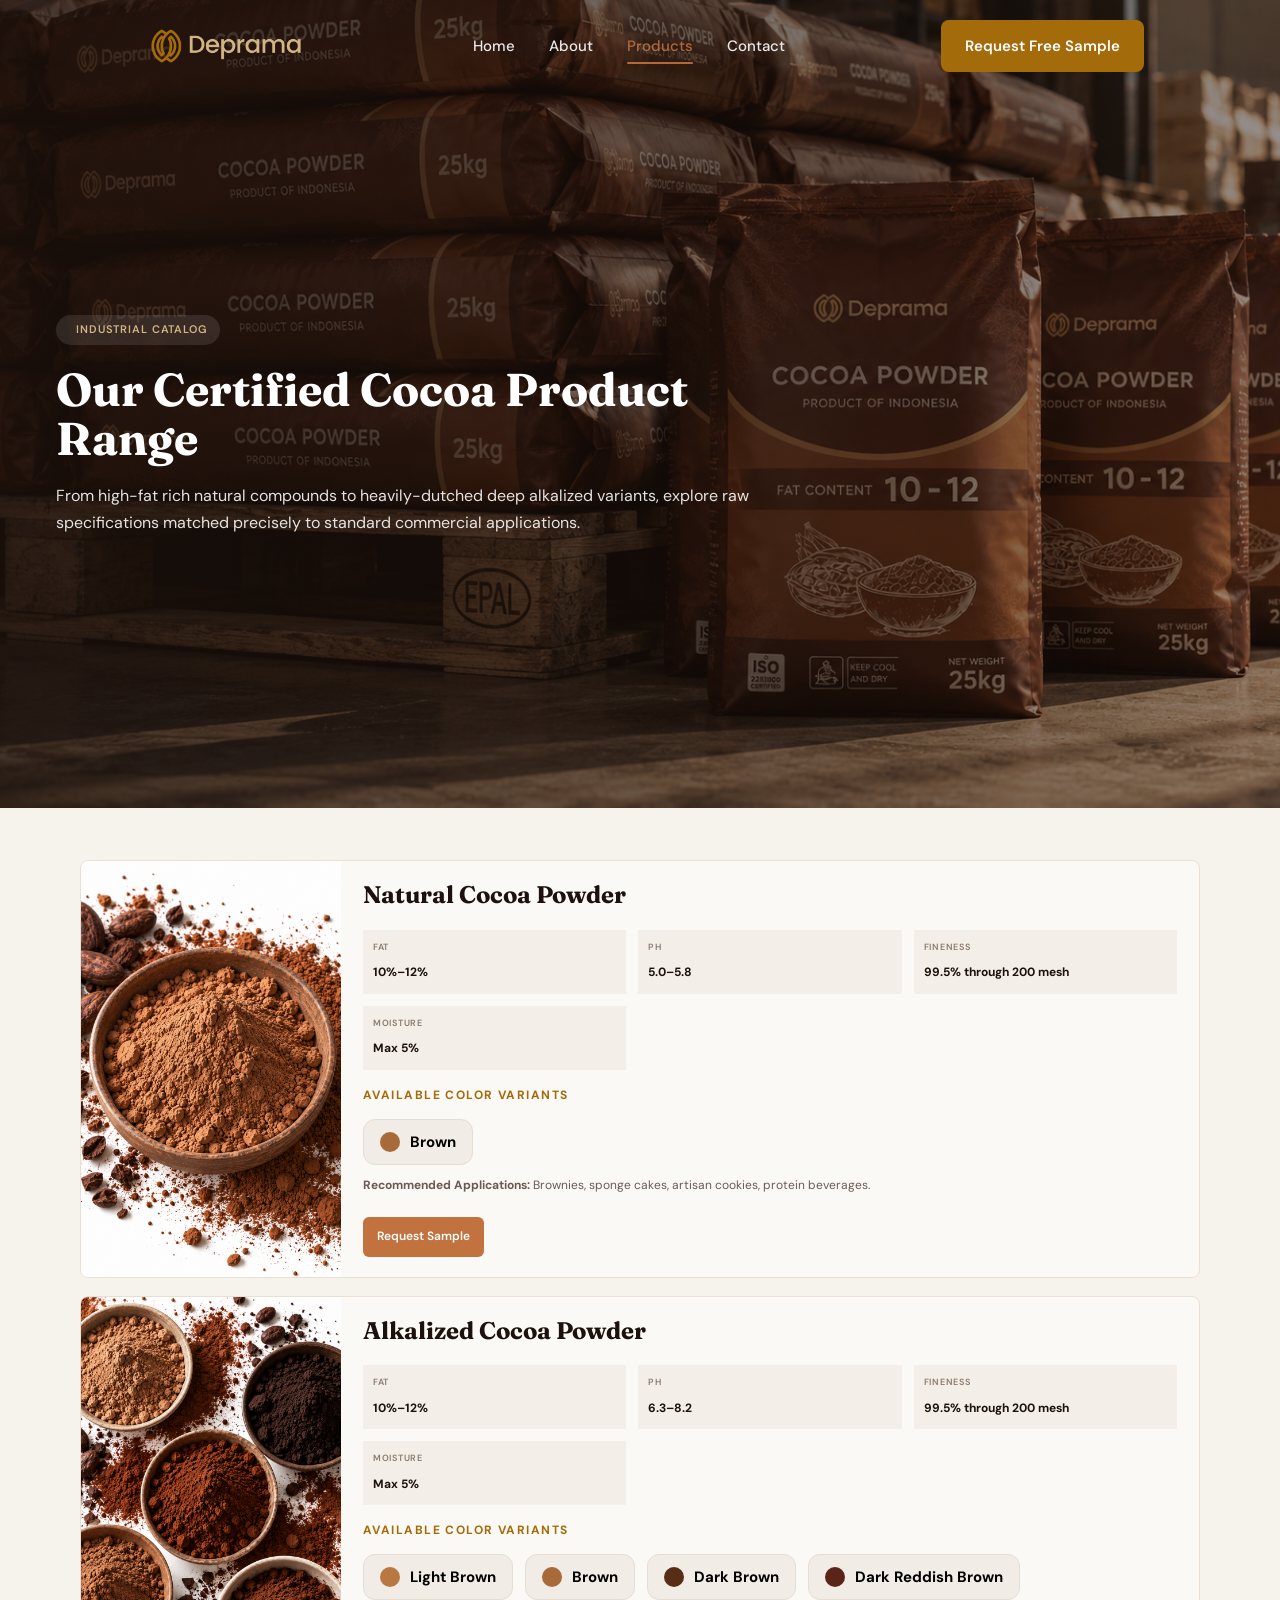
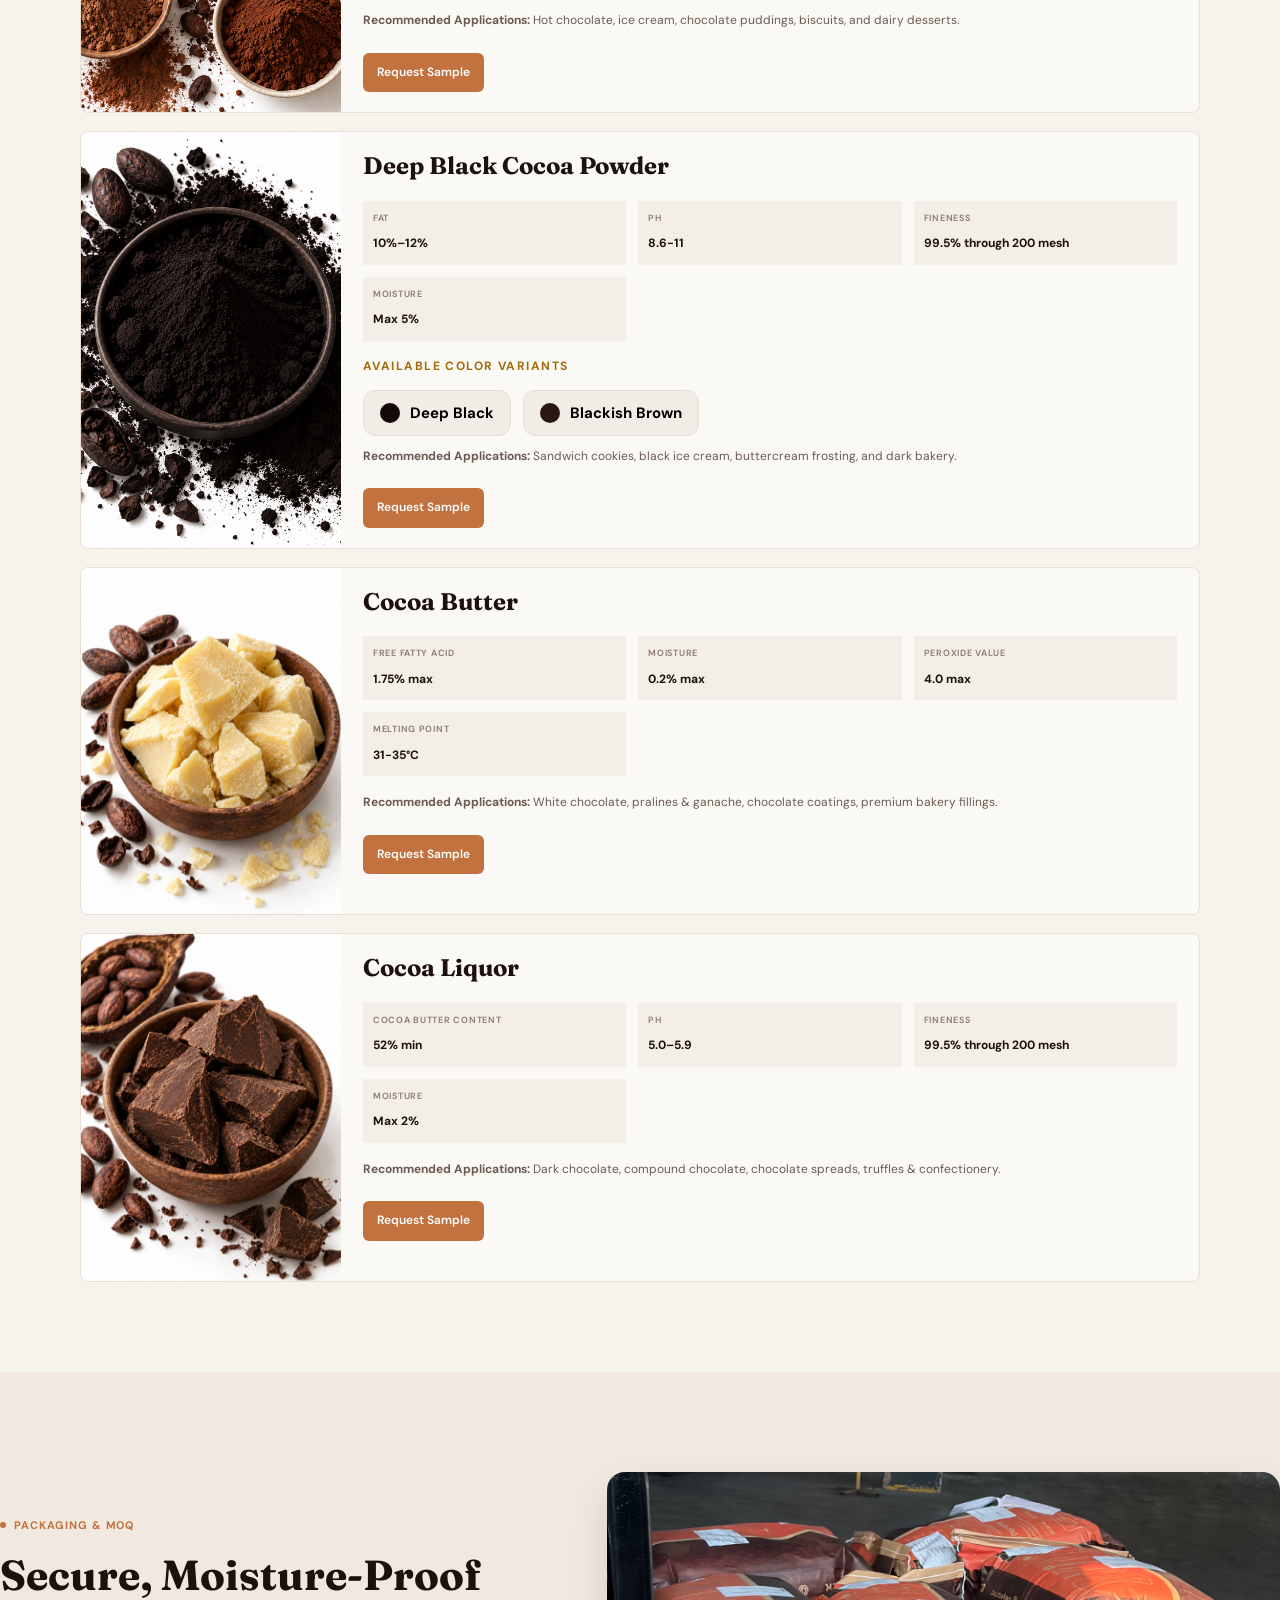
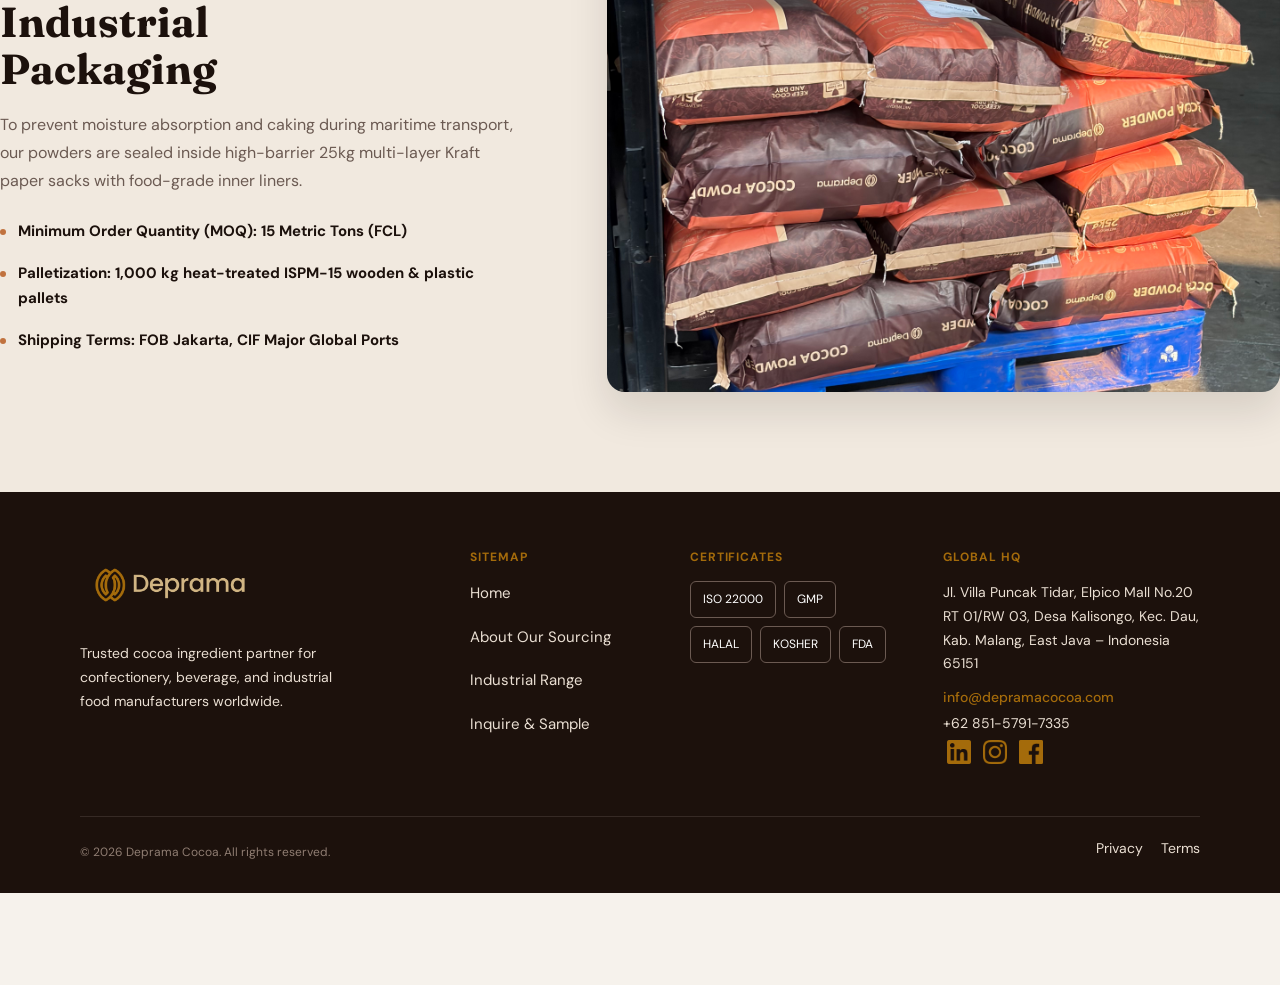
<file: products/index.html>
<!DOCTYPE html>
<html lang="en">
<head>
  <meta charset="UTF-8" />
  <meta name="viewport" content="width=device-width, initial-scale=1.0"/>

  <title>Products • Deprama Cocoa</title>

  <link rel="preconnect" href="https://fonts.googleapis.com">
  <link rel="preconnect" href="https://fonts.gstatic.com" crossorigin>

  <link href="https://fonts.googleapis.com/css2?family=DM+Sans:wght@400;500;600&family=Fraunces:wght@700&display=swap" rel="stylesheet">

  <link rel="stylesheet" href="../css/global.css">
  <link rel="stylesheet" href="../css/components.css">
  <link rel="stylesheet" href="../css/products.css">
  <link rel="stylesheet" href="../css/responsive.css">

  <!-- Meta Pixel Code -->
  <script>
  !function(f,b,e,v,n,t,s)
  {if(f.fbq)return;n=f.fbq=function(){n.callMethod?
  n.callMethod.apply(n,arguments):n.queue.push(arguments)};
  if(!f._fbq)f._fbq=n;n.push=n;n.loaded=!0;n.version='2.0';
  n.queue=[];t=b.createElement(e);t.async=!0;
  t.src=v;s=b.getElementsByTagName(e)[0];
  s.parentNode.insertBefore(t,s)}(window, document,'script',
  'https://connect.facebook.net/en_US/fbevents.js');
  fbq('init', '1700710707182383');
  fbq('track', 'PageView');
  </script>
  <noscript><img height="1" width="1" style="display:none"
  src="https://www.facebook.com/tr?id=1700710707182383&ev=PageView&noscript=1"
  /></noscript>
  <!-- End Meta Pixel Code -->
</head>

<body>

<header class="navbar">
  <div class="container nav-wrapper">

    <a href="/">
      <img src="../assets/logos/logo.png" class="logo" alt="Deprama Cocoa">
    </a>

    <button class="menu-toggle" id="menuToggle">☰</button>

    <nav class="nav-menu" id="navMenu">
      <a href="/">Home</a>
      <a href="../about/">About</a>
      <a class="active" href="./">Products</a>
      <a href="../contact/">Contact</a>

      <!-- CTA khusus mobile -->
      <a href="../contact/" class="mobile-btn btn-gold">
        Request Free Sample
      </a>
    </nav>

    <!-- CTA desktop -->
    <a href="../contact/" class="desktop-btn btn-gold">
      Request Free Sample
    </a>

  </div>
</header>


<!-- ================= HERO ================= -->

<section class="products-hero">

  <img src="../assets/images/products-hero.png"
       class="hero-bg"
       alt="Certified Cocoa Powder">

  <div class="overlay"></div>

  <div class="container products-content">

    <div class="eyebrow">
      <span class="dot"></span>
      INDUSTRIAL CATALOG
    </div>

    <h1>
      Our Certified Cocoa Product Range
    </h1>

    <p>
      From high-fat rich natural compounds to heavily-dutched deep alkalized variants,
      explore raw specifications matched precisely to standard commercial applications.
    </p>

  </div>

</section>

<!-- PRODUCTS -->
<!---product 1 -->
<section class="products-list">
  <div class="container">

    <article class="product-spec reveal">

  <img src="../assets/images/natural.png" alt="Natural Cocoa Powder">

  <div class="spec-content">

    <h2>Natural Cocoa Powder</h2>

    <div class="spec-grid">
      <div class="spec-box">
        <span>FAT</span>
        <strong>10%–12%</strong>
      </div>

      <div class="spec-box">
        <span>PH</span>
        <strong>5.0–5.8</strong>
      </div>

      <div class="spec-box">
        <span>FINENESS</span>
        <strong>99.5% through 200 mesh</strong>
      </div>

      <div class="spec-box">
        <span>MOISTURE</span>
        <strong>Max 5%</strong>
      </div>
    </div>

    <div class="color-variants">

      <span class="variant-label">AVAILABLE COLOR VARIANTS</span>

      <div class="variant-grid">

        <div class="variant-card">
          <span class="color brown"></span>
          <p>Brown</p>
        </div>

      </div>

    </div>

    <p class="application">
      <strong>Recommended Applications:</strong>
      Brownies, sponge cakes, artisan cookies, protein beverages.
    </p>

    <a href="../contact/" class="btn-spec">
      Request Sample
    </a>

  </div>

</article>
    <!-- Product 2 -->
    <article class="product-spec reveal">

      <img src="../assets/images/alkalized-p.png" alt="Alkalized Dutch Process Cocoa Powder">

      <div class="spec-content">

        <h2>Alkalized Cocoa Powder</h2>

        <div class="spec-grid">

          <div class="spec-box">
            <span>FAT</span>
            <strong>10%–12%</strong>
          </div>

          <div class="spec-box">
            <span>PH</span>
            <strong>6.3–8.2</strong>
          </div>

          <div class="spec-box">
            <span>FINENESS</span>
            <strong>99.5% through 200 mesh</strong>
          </div>

          <div class="spec-box">
            <span>MOISTURE</span>
            <strong>Max 5%</strong>
          </div>

        </div>
    <div class="color-variants">

      <span class="variant-label">AVAILABLE COLOR VARIANTS</span>

      <div class="variant-grid">

        <div class="variant-card">
          <span class="color light-brown"></span>
          <p>Light Brown</p>
        </div>

        <div class="variant-card">
          <span class="color brown"></span>
          <p>Brown</p>
        </div>

        <div class="variant-card">
          <span class="color dark-brown"></span>
          <p>Dark Brown</p>
        </div>

        <div class="variant-card">
          <span class="color dark-reddish"></span>
          <p>Dark Reddish Brown</p>
        </div>
      </div>

    </div>
        <p class="application">
          <strong color:#A46B0B>Recommended Applications:</strong> Hot chocolate, ice cream, chocolate puddings, biscuits, and dairy desserts.
        </p>

        <a href="../contact/" class="btn-spec">
          Request Sample
        </a>

      </div>

    </article>

    <!-- Product 3 -->
    <article class="product-spec reveal">

      <img src="../assets/images/deep-black.png" alt="Deep Black Cocoa Powder">

      <div class="spec-content">

        <h2>Deep Black Cocoa Powder</h2>

        <div class="spec-grid">

          <div class="spec-box">
            <span>FAT</span>
            <strong>10%–12%</strong>
          </div>

          <div class="spec-box">
            <span>PH</span>
            <strong>8.6-11</strong>
          </div>

          <div class="spec-box">
            <span>FINENESS</span>
            <strong>99.5% through 200 mesh</strong>
          </div>

          <div class="spec-box">
            <span>MOISTURE</span>
            <strong>Max 5%</strong>
          </div>

        </div>

    <div class="color-variants">

      <span class="variant-label">AVAILABLE COLOR VARIANTS</span>

      <div class="variant-grid">

        <div class="variant-card">
          <span class="color deep-black"></span>
          <p>Deep Black</p>
        </div>

        <div class="variant-card">
          <span class="color blackish-brown"></span>
          <p>Blackish Brown</p>
        </div>
      </div>

    </div>
        
        <p class="application">
          <strong color:#A46B0B>Recommended Applications:</strong> Sandwich cookies, black ice cream, buttercream frosting, and dark bakery.
        </p>

        <a href="../contact/" class="btn-spec">
          Request Sample
        </a>

      </div>

    </article>

    <!-- Product 4 -->
    <article class="product-spec reveal">

      <img src="../assets/images/cocoa-butter.png" alt="Cocoa Butter">

      <div class="spec-content">

        <h2>Cocoa Butter</h2>

        <div class="spec-grid">

          <div class="spec-box">
            <span>FREE FATTY ACID</span>
            <strong>1.75% max</strong>
          </div>

          <div class="spec-box">
            <span>MOISTURE</span>
            <strong>0.2% max</strong>
          </div>

          <div class="spec-box">
            <span>PEROXIDE VALUE</span>
            <strong>4.0 max</strong>
          </div>

          <div class="spec-box">
            <span>MELTING POINT</span>
            <strong>31-35°C</strong>
          </div>

        </div>

        <p class="application">
          <strong color:#A46B0B>Recommended Applications:</strong> White chocolate, pralines & ganache, chocolate coatings, premium bakery fillings.
        </p>

        <a href="../contact/" class="btn-spec">
          Request Sample
        </a>

      </div>

    </article>

    <!-- Product 5 -->
    <article class="product-spec reveal">

      <img src="../assets/images/cocoa-liquor.png" alt="Cocoa Liquor">

      <div class="spec-content">

        <h2>Cocoa Liquor</h2>

        <div class="spec-grid">

          <div class="spec-box">
            <span>COCOA BUTTER CONTENT</span>
            <strong>52% min</strong>
          </div>

          <div class="spec-box">
            <span>PH</span>
            <strong>5.0–5.9</strong>
          </div>

          <div class="spec-box">
            <span>FINENESS</span>
            <strong>99.5% through 200 mesh</strong>
          </div>

          <div class="spec-box">
            <span>MOISTURE</span>
            <strong>Max 2%</strong>
          </div>

        </div>

        <p class="application">
          <strong color:#A46B0B>Recommended Applications:</strong> Dark chocolate, compound chocolate, chocolate spreads, truffles & confectionery.
        </p>
        <a href="../contact/" class="btn-spec">
          Request Sample
        </a>

      </div>

    </article>
  </div>
</section>
    <section class="packaging reveal">
  <div class="container packaging-grid">

    <div class="packaging-content">

      <div class="section-eyebrow">
        <span class="dot"></span>
        PACKAGING & MOQ
      </div>

      <h2>Secure, Moisture-Proof Industrial 
        <br>Packaging</h2>

      <p>
        To prevent moisture absorption and caking during maritime transport,
        our powders are sealed inside high-barrier 25kg multi-layer Kraft paper sacks
        with food-grade inner liners.
      </p>

      <ul class="packaging-list">
        <li><strong>Minimum Order Quantity (MOQ): 15 Metric Tons (FCL)</strong></li>
        <li><strong>Palletization: 1,000 kg heat-treated ISPM-15 wooden & plastic pallets</strong></li>
        <li><strong>Shipping Terms: FOB Jakarta, CIF Major Global Ports</strong></li>
      </ul>

    </div>

    <div class="packaging-image">
      <img src="../assets/images/galery-products.png" alt="Container Loading">
    </div>

  </div>
</section>
  </div>
</section>

<footer class="footer">
  <div class="container">

    <div class="footer-grid">

      <div class="footer-brand">
        <img src="../assets/logos/logo.png" class="footer-logo" alt="Deprama">
        <p class="footer-desc">
            Trusted cocoa ingredient partner for confectionery, beverage, 
            and industrial food manufacturers worldwide.
        </p>
      </div>

    <div class="footer-col">
        <h4>SITEMAP</h4>

        <div class="footer-links">
            <a href="../">Home</a>
            <a href="../about/">About Our Sourcing</a>
            <a href="../products/">Industrial Range</a>
            <a href="../contact/">Inquire & Sample</a>
        </div>
    </div>

      <div>
        <h4>CERTIFICATES</h4>
        <div class="certs">
          <span>ISO 22000</span>
          <span>GMP</span>
          <span>HALAL</span>
          <span>KOSHER</span>
          <span>FDA</span>
        </div>
      </div>

      <div>
        <h4>GLOBAL HQ</h4>
        <p>
          Jl. Villa Puncak Tidar, Elpico Mall No.20 RT 01/RW 03,
          Desa Kalisongo, Kec. Dau, Kab. Malang,
          East Java – Indonesia 65151
        </p>

        <a class="footer-email" href="mailto:info@depramacocoa.com">
          info@depramacocoa.com
        </a>   
        <br>
        <a href="https://wa.me/6285157917335">
          +62 851-5791-7335
        </a>
        <br>
        <a href="https://www.linkedin.com/company/deprama-cocoa" target="_blank" class="footer-social">
          <img src="../assets/icon/linkedin.png" alt="LinkedIn" size="32x32"></a>

        <a href="https://www.instagram.com/depramacocoa/" target="_blank" class="footer-social">
          <img src="../assets/icon/instagram.png" alt="Instagram"></a>

        <a href="https://www.facebook.com/profile.php?id=100090357844152" target="_blank" class="footer-social">
          <img src="../assets/icon/facebook.png" alt="Facebook"></a>     
      </div>

    </div>

    <div class="footer-bottom">
      <small>© 2026 Deprama Cocoa. All rights reserved.</small>

      <div>
        <a href="#">Privacy</a>
        <a href="#">Terms</a>
      </div>
    </div>

  </div>
</footer>

<script src="../js/main.js"></script>

</body>
</html>
</file>
<file: css/global.css>
/* =========================
   DEPRAMA DESIGN SYSTEM
========================= */

/* Google Font */
@import url('https://fonts.googleapis.com/css2?family=DM+Sans:wght@400;500;600&family=Fraunces:wght@700&display=swap');

/* Reset */
*{
    margin:0;
    padding:0;
    box-sizing:border-box;
}

html{
    scroll-behavior:smooth;
}

body{
    font-family:'DM Sans', sans-serif;
    background:#F6F2EC;
    color:#2B1C14;
    line-height:1.6;
}

img{
    width:100%;
    display:block;
}

a{
    text-decoration:none;
    color:inherit;
}

button{
    font-family:inherit;
    border:none;
    cursor:pointer;
}

/* =========================
   VARIABLES
========================= */

:root{

    /* Brand */
    --gold:#C58A18;
    --gold-hover:#D59B29;

    --brown-900:#1B120C;
    --brown-700:#4B3628;

    --cream:#F6F2EC;
    --white:#FFFFFF;

    --text:#2B1C14;
    --text-light:#F3ECE5;

    --border:#E7DDD2;

    /* Typography */
    --font-heading:'Fraunces', serif;
    --font-body:'DM Sans', sans-serif;

    /* Layout */
    --container:1280px;
    --radius:8px;
    --radius-lg:12px;

    /* Spacing */
    --section:96px;
}

/* =========================
   REUSABLE
========================= */

.container{
    width: 1280px;
    max-width: calc(100% - 160px);
    margin: 0 auto;
}

.section{
    padding:var(--section) 0;
}

h1,h2,h3{
    font-family:var(--font-heading);
    color:var(--brown-900);
}

h1{
    font-size:56px;
    line-height:110%;
}

h2{
    font-size:40px;
    line-height:120%;
}

h3{
    font-size:28px;
    line-height:130%;
}

p{
    font-size:18px;
    color:#ffff;
}

.btn-primary{
    background:var(--gold);
    color:white;
    padding:14px 24px;
    border-radius:var(--radius);
    font-weight:600;
    transition:.25s;
}

.btn-primary:hover{
    background:var(--gold-hover);
}

.btn-outline{
    border:1px solid rgba(255,255,255,.4);
    color:white;
    padding:14px 24px;
    border-radius:var(--radius);
    font-weight:600;
}

/* ==========================
   PAGE TRANSITION
========================== */

body{
    opacity:0;
    animation:pageIn .45s ease forwards;
}

body.fade-out{
    animation:pageOut .25s ease forwards;
}

@keyframes pageIn{
    from{ opacity:0; }
    to{ opacity:1; }
}

@keyframes pageOut{
    from{ opacity:1; }
    to{ opacity:0; }
}

html{
    scroll-behavior:smooth;
}
</file>
<file: css/components.css>
/* ===== NAVIGATION ===== */

.nav-menu a{
    position: relative;
    color: #FFF;
    text-decoration: none;
    font-family: "DM Sans", sans-serif;
    font-size: 15px;
    font-weight: 500;
    opacity: .9;
    transition: color .3s ease;
}


.nav-menu a:hover{
    color: #FFFFFF;
}


.nav-menu a:hover::after,
.nav-menu a.active::after{
    transform:scaleX(1);
}

/* halaman aktif */
.nav-menu a.active{
    color: #C1723E;
}



.nav-menu a:hover::after,
.nav-menu a.active::after{
    transform:scaleX(1);
}

/* ===== NAVBAR ===== */

/* ===== NAVBAR ===== */

header.navbar{
    position: fixed;
    top: 0;
    left: 0;
    width: 100%;
    z-index: 9999;

    background: transparent !important;
    backdrop-filter: none;

    transition: .35s ease;
}

header.navbar.scrolled{
    background: rgba(28,17,12,.88) !important;
    backdrop-filter: blur(14px);
}

.nav-wrapper{
    height:92px;
    display:flex;
    align-items:center;
    justify-content:space-between;
    padding:0 56px;
}

.logo{
    width:180px;
    display:block;
}

.nav-menu{
    display:flex;
    gap:34px;
}

.nav-menu a{
    position:relative;
    color:#FFF;
    text-decoration:none;
    font:500 15px "DM Sans", sans-serif;
    opacity:.9;
    transition:color .3s ease;
}

.nav-menu a::after{
    content:"";
    position:absolute;
    left:0;
    bottom:-8px;
    width:100%;
    height:2px;
    background:#C1723E;
    border-radius:999px;

    transform:scaleX(0);
    transform-origin:center;
    transition:transform .3s ease;
}

.nav-menu a:hover{
    color:#FFF;
}

.nav-menu a:hover::after,
.nav-menu a.active::after{
    transform:scaleX(1);
}

.nav-menu a.active{
    color:#C1723E;
}

.btn-gold{
    display:inline-flex;
    align-items:center;
    justify-content:center;

    padding:14px 24px;
    border-radius:8px;

    background:#A46B0B;
    color:#FFF !important;

    text-decoration:none;
    font-family:"DM Sans",sans-serif;
    font-size:15px;
    font-weight:600;
    white-space:nowrap;

    transition:all .25s ease;
}

.btn-gold:hover{
    background:#B87A12;
    transform:translateY(-1px);
}

/* ==========================
   FOOTER
========================== */

.footer{
    background:#1C110C;
    color:#EADFD3;
    padding:56px 0 24px;
}

.footer-desc{
    color:#CDB9A8;
    font-family:"DM Sans",sans-serif;
    font-size:14px;
    line-height:170%;
    max-width:260px;
}

.footer h4{
    color:#A46B0B;
    font-size:12px;
    font-weight:700;
    letter-spacing:.08em;
    margin-bottom:14px;
}

.footer a,
.footer p{
    color:#EADFD3;
    text-decoration:none;
    font-family:"DM Sans",sans-serif;
    font-size:14px;
    line-height:170%;
    margin-bottom:8px;
}

.certs{
    display:flex;
    flex-wrap:wrap;
    gap:8px;
}


.footer-bottom{
    margin-top:40px;
    padding-top:20px;
    border-top:1px solid rgba(234,223,211,.12);

    display:flex;
    justify-content:space-between;
    align-items:center;
}

.footer-bottom small{
    color:#8F7D72;
    font-size:12px;
}

.footer-bottom div{
    display:flex;
    gap:18px;
}

/* Footer logo */
.footer-logo{
  width:180px;
  margin-bottom:20px;
}

.footer-brand{
  max-width:280px;
}

.footer-email{
  color:#A46B0B !important;
  font-weight:500;
}

.certs span{
  border:1px solid #6B5A52;
  color:#FFF;
  padding:8px 12px;
  border-radius:6px;
  font-size:12px;
}

.footer-grid{
  display:grid;
  grid-template-columns:2fr 1fr 1.2fr 1.5fr;
  gap:48px;
}

.footer-links{
    display:flex;
    flex-direction:column;
    gap:10px;
    align-items:flex-start;
}

.footer-links a{
    color:#EADFD3;
    text-decoration:none;
    font-size:15px;
    transition:.25s ease;
}

.footer-links a:hover{
    color:#C1723E;
}

.footer-social{
    display:inline-flex;
    align-items:center;
    justify-content:center;
    width:32px;
    height:32px;
    transition:.25s ease;
    padding:4px;
}
</file>
<file: css/home.css>
:root{
    --gold:#A46B0B;
    --gold-hover:#A46B0B;
    --brown:#1B120C;
}


/* ===== HERO ===== */


.hero{
    position: relative;
    min-height: 100vh;
    padding-top: 92px;   /* tinggi navbar */
    display: flex;
    align-items: center;
    overflow: hidden;
}

.hero-bg{
    position:absolute;
    inset:0;
    width:100%;
    height:110%;
    object-fit:cover;

    transform:translateY(0);
    transition:transform .08s linear;
    will-change:transform;
}

.overlay{
    position:absolute;
    inset:0;
    background:#1C110C;
    opacity:.75;
}

.hero-content{
    position: relative;
    z-index: 2;

    padding-top: 48px; 

    max-width: 900px;
    margin-left: 56px;
}

/* ===== HERO BADGE ===== */

/* css/home.css */

.eyebrow{
    display:inline-flex;
    align-items:center;

    padding:6px 12px;
    border-radius:999px;

    background:rgba(255,255,255,.10);
    color:#D1B583;

    font-family:"DM Sans", sans-serif;
    font-size:11px;
    font-weight:600;
    letter-spacing:.04em;

    margin-bottom:18px;

    transform: translateY(18px);  
}

/* ===== HERO HEADING ===== */

/* css/home.css */

.hero h1{

    font-family:"Fraunces", serif;
    font-size:56px;
    font-weight:700;
    line-height:110%;

    color:#FFF;

    max-width:860;
    margin-bottom:20px;
}

/* css/home.css */

.hero p{
    width:100%;

    font-family:"DM Sans";
    font-size:16px;
    font-weight:400;
    line-height:170%;

    color:rgba(255,255,255,.88);

    margin-bottom:32px;
}


.hero-buttons{
    display:flex;
    gap:16px;

    margin-bottom:0;
}

.btn-outline{
    border:1px solid rgba(255,255,255,.4);
    color:rgb(255, 255, 255);
    padding:12px 20px;
    border-radius:8px;
    text-decoration:none;
    
}


.nav-wrapper{
    height:92px;

    display:flex;
    align-items:center;
    justify-content:space-between;

    padding:0 56px;
}


/* ===== STATS BAR ===== */

.stats{
    background:#EEE7DD;
    padding:32px 0;
}

.stats-grid{
    display:grid;
    grid-template-columns:repeat(4,1fr);
    align-items:center;
}

.stat{
    display:flex;
    flex-direction:column;
    align-items:center;
    gap:8px;
    text-align:center;
}

.stat h3{
    font-family:"Fraunces", serif;
    font-size:40px;
    font-weight:700;
    line-height:1;
    color:#1C110C;
}

.stat span{
    font-family:"DM Sans", sans-serif;
    font-size:11px;
    font-weight:500;
    text-transform:uppercase;
    color:#8B7A6E;
}

/* ==========================
   COUNTER ANIMATION
========================== */

.counter{
    transition:transform .28s ease;
}

.counter.settled{

    animation:pop .35s ease;

}

@keyframes pop{

    0%{
        transform:translateY(8px);
        opacity:.4;
    }

    60%{
        transform:translateY(-3px);
        opacity:1;
    }

    100%{
        transform:translateY(0);
    }

}


/* ==========================
   PRODUCT SECTION
========================== */

.products-home{

    background:#F6F2EC;
    padding:72px 0 88px;

}


.products-home .container{
    max-width:1280px;
}

.section-title{

    text-align:center;
    margin-bottom:40px;

}

.section-title span{

    font-size:11px;
    font-weight:600;
    letter-spacing:.08em;
    color:#C1723E;

}

.section-title h2{

    margin-top:10px;
    font-family:"Fraunces",serif;
    font-size:40px;
    line-height:115%;
    color:#1C110C;

}

.products-grid{
    display:grid;
    grid-template-columns:repeat(6, 1fr);
    gap:18px;
}

/* Desktop layout */
.product-card:nth-child(1),
.product-card:nth-child(2),
.product-card:nth-child(3){
    grid-column:span 2;
}

.product-card:nth-child(4){
    grid-column:1 / span 3;
}

.product-card:nth-child(5){
    grid-column:4 / span 3;
}

.product-card{
    background:#FFF;
    border:1px solid #EADFD3;
    border-radius:12px;
    overflow:hidden;
    display:flex;
    flex-direction:column;
    transition:.35s ease;
}

.product-card img{
    width:100%;
    height:220px;
    object-fit:cover;
    display:block;
    transition:transform .45s ease;
}

.product-card:hover{
    transform:translateY(-6px);
    box-shadow:0 16px 32px rgba(28,17,12,.10);
}

.product-card:hover img{
    transform:scale(1.05);
}

.product-body{
    padding:22px;
    display:flex;
    flex-direction:column;
    gap:12px;
    flex:1;
}

.product-body h3{
    font-family:"Fraunces", serif;
    font-size:24px;
    line-height:120%;
    color:#1C110C;
    margin:0;
}

.product-body p{
    font-family:"DM Sans", sans-serif;
    font-size:15px;
    line-height:165%;
    color:#6B5A52;
    margin:0;
}

.product-tag{
    margin-top:auto;
    background:#F1E9DF;
    border-radius:999px;
    padding:8px 14px;
    width:fit-content;
    font-size:11px;
    color:#6B5A52;
}

/* ==========================
   SCROLL REVEAL
========================== */

.reveal{
    opacity:0;
    transform:translateY(40px);
    transition:opacity .8s ease, transform .8s ease;
}

.reveal.active{
    opacity:1;
    transform:translateY(0);
}



/* ==========================
   APPLICATIONS
========================== */

.applications{
  background:#FBF9F5;
  padding:88px 0;
}

.app-grid{
  display:grid;
  grid-template-columns:repeat(5,1fr);
  gap:16px;
  align-items:end;
}

/* CARD */
.flip-card{
  height:320px;
  perspective:1200px;
  cursor:pointer;
  transform:none;
}

.flip-card:hover{
  transform:translateY(-4px);
  transition:transform .3s ease;
}

.flip-card.active{
  transform:translateY(-4px);
}

.flip-inner{
  position:relative;
  width:100%;
  height:100%;
  transform-style:preserve-3d;
  transition:transform .7s cubic-bezier(.22,1,.36,1);
}

.flip-card.active .flip-inner{
  transform:rotateY(180deg);
}

/* FRONT + BACK */

.flip-front,
.flip-back{
  position:absolute;
  inset:0;
  width:100%;
  height:100%;

  overflow:hidden;
  border-radius:14px;

  backface-visibility:hidden;
  -webkit-backface-visibility:hidden;
}

/* FRONT */

.flip-front img{
  width:100%;
  height:100%;
  object-fit:cover;
  display:block;
}

.flip-overlay{
  position:absolute;
  inset:0;

  display:flex;
  align-items:flex-end;

  padding:18px;

  background:
    linear-gradient(
      180deg,
      rgba(28, 17, 12, 0) 10%,
      rgba(28, 17, 12, 0.058) 50%
    );
}

.flip-overlay h3{
  margin:0 0 6px;

  color:#FFF;
  font-family:"Fraunces",serif;
  font-size:22px;
  line-height:1.1;
}

.flip-overlay span{
  color:#A46B0B;
  font-family:"DM Sans",sans-serif;
  font-size:10px;
  font-weight:600;
  letter-spacing:.07em;
  text-transform:uppercase;
}

/* BACK */

.flip-back{
  background:#1C110C;
  color:#FFF;

  transform:rotateY(180deg);

  padding:22px 18px;

  display:flex;
  flex-direction:column;
}

.flip-back h3{
  display:block;
  margin:0 0 14px;
  padding-bottom:10px;

  color:#FFFFFF;
  border-bottom:1px solid rgba(193,114,62,.30);

  font-family:"Fraunces", serif;
  font-size:20px;
  font-weight:700;
  line-height:1.15;
}

.flip-back ul{
  list-style:none;
  padding:0;
  margin:0;

  display:flex;
  flex-direction:column;
  gap:8px;
}

.flip-back li{
  background:rgba(255,255,255,.06);

  border-radius:6px;

  padding:9px 10px;

  color:#EADFD3;

  font-family:"DM Sans",sans-serif;
  font-size:12px;
}

.back-link{
  margin-top:auto;

  color:#A46B0B;

  font-family:"DM Sans",sans-serif;
  font-size:9px;
  font-weight:600;
  letter-spacing:.05em;
}

/* ==========================
   APPLICATION REVEAL
========================== */

.flip-card{
  opacity:0;
  transform:translateY(36px);
  transition:
    opacity .7s ease,
    transform .7s ease;
}

.flip-card.visible{
  opacity:1;
  transform:translateY(0);
}

/* ==========================
   FLIP CONTENT STAGGER
========================== */

.flip-back h3,
.flip-back li,
.back-link{
  opacity:0;
  transform:translateY(10px);
  transition:
    opacity .35s ease,
    transform .35s ease;
}

/* Trigger card kebuka */
.flip-card.active .flip-back h3{
  opacity:1;
  transform:translateY(0);
  transition-delay:.15s;
}

.flip-card.active .flip-back li:nth-child(1){
  opacity:1;
  transform:translateY(0);
  transition-delay:.22s;
}

.flip-card.active .flip-back li:nth-child(2){
  opacity:1;
  transform:translateY(0);
  transition-delay:.28s;
}

.flip-card.active .flip-back li:nth-child(3){
  opacity:1;
  transform:translateY(0);
  transition-delay:.34s;
}

.flip-card.active .flip-back li:nth-child(4){
  opacity:1;
  transform:translateY(0);
  transition-delay:.40s;
}

.flip-card.active .flip-back li:nth-child(5){
  opacity:1;
  transform:translateY(0);
  transition-delay:.46s;
}

.flip-card.active .back-link{
  opacity:1;
  transform:translateY(0);
  transition-delay:.55s;
}

.flip-card{
  perspective:1400px;
}

.flip-inner{
  transform-style:preserve-3d;
  transition:transform .75s cubic-bezier(.22,1,.36,1);
}

.flip-card.active .flip-inner{
  transform:rotateY(180deg) scale(1.01);
}

.flip-front,
.flip-back{
  backface-visibility:hidden;
  -webkit-backface-visibility:hidden;
  box-shadow:0 10px 30px rgba(28,17,12,.12);
}

/* ==========================
   GLOBAL REACH
========================== */

.global-reach{
  background:#EEE7DD;
  padding:96px 0;
}

.reach-grid{
  display:grid;
  grid-template-columns:1fr 1.15fr;
  gap:64px;
  align-items:center;
}

.eyebrow-line{
  display:flex;
  align-items:center;
  gap:10px;

  font:600 11px "DM Sans",sans-serif;
  letter-spacing:.08em;
  color:#C1723E;
}

.eyebrow-line::after{
  content:"";
  width:32px;
  height:1px;
  background:#C1723E;
}

.reach-content h2{
  margin:18px 0;
  font:700 56px/1.05 "Fraunces",serif;
  color:#1C110C;
}

.reach-content p{
  color:#6B5A52;
  line-height:1.8;
  max-width:520px;
  margin-bottom:36px;
  font-family:"DM Sans",sans-serif;
}

.reach-stats{
  display:flex;
  gap:28px;
}

.reach-stats > div{
  padding-right:24px;
  border-right:1px solid #D7CABB;
}

.reach-stats > div:last-child{
  border-right:none;
  padding-right:0;
}

.reach-stats h3{
  margin:0;
  font:700 40px "Fraunces",serif;
  color:#A46B0B;
}

.reach-stats span{
  display:block;
  margin-top:6px;

  font:600 10px "DM Sans",sans-serif;
  letter-spacing:.08em;
  color:#7E6E63;
}

.reach-map img{
  width:100%;
  display:block;
}

/* ==========================
   SUPPLY ASSURANCE
========================== */

.assurance{
    background:#1C110C;
    padding:72px 0;
}

.light h2,
.light span{
    color:#FFF;
}

.light span{
    color:#C1723E;
}

.assurance-grid{
    display:grid;
    grid-template-columns:repeat(4,1fr);
    gap:16px;
    margin-top:40px;
}

.feature-card{
    background:#3E271E;
    padding:22px;
    border-radius:8px;
    transition:.3s ease;
}

.feature-card:hover{
    transform:translateY(-4px);
    background:#513328;
}

.feature-icon{
    width:28px;
    height:28px;
    border-radius:6px;
    background:#C1723E;
    color:#FFF;
    display:flex;
    align-items:center;
    justify-content:center;
    font-size:12px;
    margin-bottom:18px;
    transition:.3s ease;
}

.feature-card:hover .feature-icon{
    transform:rotate(12deg) scale(1.08);
}

.feature-card h3{
    font-family:"Fraunces", serif;
    font-size:20px;
    color:#FFF;
    margin-bottom:10px;
}

.feature-card p{
    font-family:"DM Sans", sans-serif;
    font-size:14px;
    line-height:160%;
    color:#D8C7B4;
}

/* ===== GLOBAL REACH ===== */

.global-reach{
  background:#F2EEE8;
  padding:96px 0;
}

.reach-grid{
  display:grid;
  grid-template-columns:1fr 1.25fr;
  gap:52px;
  align-items:center;
}

.eyebrow-line{
  display:flex;
  align-items:center;
  gap:12px;
  color:#C1723E;
  font-size:11px;
  font-weight:600;
  letter-spacing:.08em;
  margin-bottom:18px;
}

.eyebrow-line::after{
  content:"";
  width:40px;
  height:1px;
  background:#C1723E;
}

.reach-content h2{
  font-family:"Fraunces",serif;
  font-size:56px;
  line-height:1.05;
  color:#1C110C;
  margin-bottom:22px;
}

.reach-content p{
  color:#6B5A52;
  line-height:1.8;
  margin-bottom:36px;
}

.reach-stats{
  display:flex;
  gap:36px;
}

.reach-stats > div{
  position:relative;
  padding-right:24px;
}

.reach-stats > div:not(:last-child)::after{
  content:"";
  position:absolute;
  right:0;
  top:6px;
  width:1px;
  height:54px;
  background:#D5C7B8;
}

.reach-stats h3{
  color:#B77712;
  font-family:"Fraunces";
  font-size:42px;
  margin-bottom:6px;
}

.reach-stats span{
  color:#8A7B6F;
  font-size:11px;
  line-height:1.4;
}

.reach-map{
  width:100%;
}

.world-map{
  width:100%;
  height:auto;
  display:block;
}

/* LABEL */
.map-labels{
  font-family:"DM Sans";
  font-size:15px;
  fill:#6B5A52;
}

/* INDONESIA */
.origin circle:first-child{
  fill:#A46B0B;
}

.pulse{
  fill:none;
  stroke:#C1723E;
  stroke-width:2;
  transform-origin:center;
  animation:pulse 2.5s infinite;
}

/* ROUTE */
.route{
  fill:none;
  stroke:#C1723E;
  stroke-width:2.5;
  stroke-linecap:round;

  stroke-dasharray:500;
  stroke-dashoffset:500;

  opacity:0;
}

.global-reach.active .route{
  animation:draw 1.2s ease forwards;
}

.global-reach.active .route:nth-child(2){animation-delay:.15s;}
.global-reach.active .route:nth-child(3){animation-delay:.3s;}
.global-reach.active .route:nth-child(4){animation-delay:.45s;}
.global-reach.active .route:nth-child(5){animation-delay:.6s;}
.global-reach.active .route:nth-child(6){animation-delay:.75s;}

@keyframes draw{
  to{
    stroke-dashoffset:0;
    opacity:1;
  }
}

@keyframes pulse{
  0%{
    transform:scale(1);
    opacity:1;
  }
  100%{
    transform:scale(2.6);
    opacity:0;
  }
}



/* ==========================
   CTA
========================== */

.cta{
    background:#A46B0B;
    padding:56px 0;
    text-align:center;
}

.cta-content{
    max-width:760px;
}

.cta h2{
    font-family:"Fraunces", serif;
    font-size:36px;
    line-height:120%;
    color:#FFF;
    margin-bottom:16px;
}

.cta p{
    font-family:"DM Sans", sans-serif;
    color:#FFFF;
    line-height:170%;
    margin-bottom:28px;
}

.btn-dark{
    display:inline-block;
    background:#1C110C;
    color:#FFF;
    padding:14px 26px;
    border-radius:8px;
    text-decoration:none;
    font-weight:600;
    transition:.25s;
}

.btn-dark:hover{
    background:#000;
}


.gallery{
  background:#F6F2EC;
  padding:80px 0;
}

.gallery .section-title{
  text-align:center;
  margin-bottom:40px;
}

.gallery .section-title span{
  color:#C1723E;
}

.gallery .section-title h2{
    color:#1C110C;
}
.gallery .section-title p{
  color:#6B5A52;
}

.gallery-grid{
  display:grid;
  grid-template-columns:2fr 1fr;
  gap:16px;
}

.gallery-grid img{
  width:100%;
  height:240px;
  object-fit:cover;
  border-radius:14px;
}

.gallery-grid .large{
  grid-row:span 2;
  height:496px;
}

@media (max-width:768px){
  .gallery-grid{
    grid-template-columns:1fr 1fr;
  }

  .gallery-grid .large{
    grid-column:1 / -1;
    grid-row:auto;
    height:240px;
  }

  .gallery-grid img{
    height:150px;
  }
}
</file>
<file: css/responsive.css>
/* =========================
   TABLET
========================= */
@media (max-width: 1024px){

    .container{
        max-width: calc(100% - 64px);
    }

    .nav-wrapper{
        padding: 0;
    }

    .hero{
        height: 620px;
    }

    .hero-content{
        width: 100%;
        max-width: 620px;
        margin-left: 0;
    }

    .hero h1{
        width: auto;
        font-size: 48px;
    }

    .hero p{
        width: auto;
    }

}

/* =========================
   MOBILE HERO
========================= */
@media (max-width:768px){

  .container{
    max-width:calc(100% - 32px);
  }

  .nav-menu{
    display:none;
  }

  .btn-gold{
    padding:12px 18px;
    font-size:13px;
  }

  .hero{
    min-height:620px;
    align-items:flex-start;
  }

  .hero-content{
    max-width:100%;
    margin:0;
    padding-top:96px;
    padding-left:20px;
    padding-right:20px;
  }


  .eyebrow{
    margin-bottom:14px;
    transform:none;
  }

  .hero h1{
    font-size:42px;
    line-height:1.1;
    max-width:100%;
    margin-bottom:16px;
    letter-spacing:-0.02em;
  }

  .hero p{
    width:auto;
    max-width:100%;
    font-size:16px;
    line-height:1.65;
    margin-bottom:24px;
  }

.hero-buttons{
  flex-direction:column;
  align-items:flex-start;  
  gap:10px;
  width:auto;
}

.hero-buttons a{
  width:auto;               
  min-width:220px;       
  padding:12px 22px;
  font-size:14px;
  text-align:center;
}

}

/* =====================================
   HOME PRODUCTS — MOBILE
===================================== */
@media (max-width:768px){

  .products-home{
    padding:56px 0;
  }

  .products-home .container{
    max-width:calc(100% - 32px);
  }

  .products-grid{
    display:grid;
    grid-template-columns:repeat(2,1fr);
    gap:14px;
  }

  .product-card,
  .product-card.wide{
    grid-column:auto !important;
    border-radius:14px;
    overflow:hidden;
    min-height:auto;
  }

  .product-card img{
    width:100%;
    height:120px;
    object-fit:cover;
    display:block;
  }

  .product-body{
    padding:12px;
    gap:8px;
  }

  .product-body h3{
    font-size:16px;
    line-height:1.3;
    margin:0;
  }

  /* Deskripsi tetap ada, tapi max 2 baris */
  .product-body p{
    display:-webkit-box;
    -webkit-line-clamp:2;
    -webkit-box-orient:vertical;
    overflow:hidden;

    font-size:12px;
    line-height:1.45;
    color:#6B5A52;
    margin:0;
  }

  .product-tag{
    font-size:10px;
    padding:6px 10px;
    width:fit-content;
    margin-top:4px;
  }
}

/* ===== MOBILE NAV ===== */

.menu-toggle{
  display:none;
  background:none;
  border:none;
  color:#fff;
  font-size:28px;
  cursor:pointer;
}

.mobile-btn{ display:none; }
.desktop-btn{ display:inline-flex; }

@media (max-width:768px){

  .menu-toggle{
    display:block;
    z-index:1001;
  }

  .desktop-btn{
    display:none;
  }

  .nav-menu{
    display:flex;                 /* PENTING */
    position:fixed;
    top:92px;
    left:0;
    width:100%;
    background:rgba(28,17,12,.98);
    backdrop-filter:blur(14px);

    flex-direction:column;
    align-items:center;
    gap:22px;
    padding:28px 0;

    opacity:0;
    visibility:hidden;
    transform:translateY(-16px);
    transition:.3s ease;
    z-index:1000;
  }

  .nav-menu.active{
    opacity:1;
    visibility:visible;
    transform:translateY(0);
  }

  .mobile-btn{
    display:inline-flex;
    margin-top:8px;
  }
}

/* ===== Mobile Navbar ===== */

.menu-toggle{
  display:none;
  background:none;
  border:none;
  color:#fff;
  font-size:30px;
  cursor:pointer;
}

.mobile-btn{ display:none; }
.desktop-btn{ display:inline-flex; }

@media (max-width:768px){

  .menu-toggle{
    display:block;
    z-index:1002;
  }

  /* Hilangin tombol di header */
  .desktop-btn{
    display:none;
  }

  .nav-wrapper{
    justify-content:space-between;
  }

  .nav-menu{
    position:fixed;
    top:92px;
    left:0;
    width:100%;
    background:rgba(28,17,12,.98);
    backdrop-filter:blur(16px);

    display:flex;
    flex-direction:column;
    align-items:center;
    gap:22px;

    padding:28px 24px;

    opacity:0;
    visibility:hidden;
    transform:translateY(-12px);
    transition:.3s ease;
  }

  .nav-menu.active{
    opacity:1;
    visibility:visible;
    transform:translateY(0);
  }

  .mobile-btn{
    display:flex;
    width:100%;
    justify-content:center;
    margin-top:8px;
  }

  .nav-menu a{
    font-size:17px;
  }

}

/* =========================
   NAVBAR LIGHT
========================= */

.navbar-light{
  background:#F6F2EC;
  border-bottom:1px solid #EADFD3;
}

.navbar-light .nav-menu a{
  color:#6B5A52;
}

.navbar-light .nav-menu a:hover,
.navbar-light .nav-menu a.active{
  color:#C1723E;
}

.navbar-light .menu-toggle{
  color:#1C110C;
}

/* =====================================
   SUPPLY ASSURANCE — MOBILE
===================================== */
@media (max-width:768px){

  .assurance{
    padding:56px 0;
  }

  .assurance .section-title{
    padding:0;
    margin-bottom:32px;
  }

  .assurance .section-title h2{
    font-size:34px;
    line-height:1.15;
  }

  .assurance-grid{
    display:grid;
    grid-template-columns:1fr !important;
    gap:18px;
  }

  .feature-card{
    width:100%;
    padding:24px;
    border-radius:18px;
  }

  .feature-icon{
    width:46px;
    height:46px;
    border-radius:12px;
    font-size:18px;
    margin-bottom:18px;
  }

  .feature-card h3{
    font-size:24px;
    line-height:1.2;
    margin-bottom:12px;
  }

  .feature-card p{
    font-size:15px;
    line-height:1.7;
  }

}

/* =====================================
   PRODUCTS PAGE — MOBILE
===================================== */
@media (max-width:768px){

  .products-list{
    padding:48px 0;
  }

  /* vertical card*/
  .product-spec{
    display:flex !important;
    flex-direction:column !important;
    gap:0;
    border-radius:18px;
    overflow:hidden;
    margin-bottom:28px;
  }

  /* Gambar */
  .product-spec > img{
    width:100% !important;
    height:240px;
    object-fit:cover;
    display:block;
  }

  /* Konten */
  .spec-content{
    width:100%;
    padding:22px 18px;
  }

  .spec-content h2{
    font-size:34px;
    line-height:1.1;
    margin-bottom:18px;
  }

  /* Spec 2x2 */
  .spec-grid{
    display:grid;
    grid-template-columns:repeat(2,1fr);
    gap:10px;
    margin-bottom:18px;
  }

  .spec-box{
    padding:14px;
    min-height:88px;
  }

  .spec-box span{
    font-size:11px;
    letter-spacing:.08em;
  }

  .spec-box strong{
    display:block;
    margin-top:8px;
    font-size:18px;
    line-height:1.25;
  }

  /* Aplikasi */
  .application{
    font-size:14px;
    line-height:1.65;
    margin-bottom:20px;
  }

  /* Tombol */
  .btn-spec{
    width:100%;
    display:flex;
    justify-content:center;
    padding:14px 18px;
    border-radius:12px;
    font-size:15px;
    font-weight:600;
  }

}

/* =====================================
   PACKAGING — MOBILE
===================================== */
@media (max-width:768px){

  .packaging{
    padding:56px 0;
  }

  .packaging-grid{
    display:grid !important;
    grid-template-columns:1fr !important;
    gap:24px;
    align-items:start;
  }

  /* gambar di atas */
  .packaging-image{
    order:-1;
    width:100%;
    overflow:hidden;
    border-radius:18px;
  }

  .packaging-image img{
    width:100%;
    height:200px !important;
    object-fit:cover;
    object-position:center;
    display:block;
  }

  .packaging-content{
    width:100%;
  }

  .packaging-content h2{
    font-size:32px;
    line-height:1.12;
    margin:12px 0 16px;
  }

  .packaging-content p{
    font-size:15px;
    line-height:1.7;
  }

  .packaging-list li{
    font-size:14px;
    line-height:1.6;
  }

}

/* =====================================
   PACKAGING — MOBILE FIX
===================================== */
@media (max-width:768px){

  .packaging{
    padding:56px 0;
  }

  .packaging .container{
    max-width:calc(100% - 32px);
  }

  .packaging-grid{
    display:flex;
    flex-direction:column;
    gap:24px;
  }

  .packaging-image{
    width:100%;
    order:1;
    border-radius:16px;
    overflow:hidden;
  }

  .packaging-image img{
    width:100%;
    height:220px;
    object-fit:cover;
    display:block;
  }

  .packaging-content{
    width:100%;
    order:2;
  }

  .packaging-content h2{
    font-size:32px;
    line-height:1.15;
    max-width:100%;
  }

  .packaging-content p{
    font-size:15px;
    max-width:100%;
  }

  .packaging-list li{
    font-size:14px;
  }

}

/* =====================================
   CONTACT PAGE — MOBILE
===================================== */
@media (max-width:768px){

  .contact{
    padding:56px 0;
  }

  .contact .container{
    max-width:calc(100% - 32px);
  }

  .contact-grid{
    display:grid;
    grid-template-columns:1fr;
    gap:32px;
  }

  /* kiri */
  .contact-info h1{
    font-size:42px;
    line-height:1.08;
    max-width:100%;
  }

  .contact-info p{
    font-size:15px;
    line-height:1.7;
  }

  /* form */
  .contact-form{
    width:100%;
    padding:22px 18px;
    border-radius:18px;
  }

  .form-row{
    grid-template-columns:1fr;
    gap:14px;
  }

  .contact-form input,
  .contact-form select,
  .contact-form textarea{
    width:100%;
    box-sizing:border-box;
  }

  .submit-btn{
    width:100%;
  }
}

/* =====================================
   FOOTER — MOBILE & TABLET
===================================== */
@media (max-width:900px){

  .footer{
    padding:48px 0 24px;
  }

  .footer .container{
    max-width:calc(100% - 32px);
  }

  .footer-grid{
    display:grid;
    grid-template-columns:1fr !important;
    gap:28px;
  }

  .footer-brand,
  .footer-col{
    max-width:100%;
  }

  .footer-logo{
    width:170px;
  }

  .certs{
    display:flex;
    flex-wrap:wrap;
    gap:10px;
  }

  .footer-bottom{
    display:flex;
    flex-direction:column;
    align-items:flex-start;
    gap:14px;
  }

  .footer-bottom div{
    display:flex;
    flex-wrap:wrap;
    gap:16px;
  }

  .footer-social{
    margin-right:8px;
  }
}

/* =========================
   PACKAGING MOBILE
========================= */

@media (max-width:768px){

  .packaging{
    padding:56px 0;
  }

  .packaging-grid{
    display:flex;
    flex-direction:column;
    gap:28px;
  }

  .packaging-content{
    order:1;
    max-width:100%;
  }

  .packaging-image{
    order:2;
    width:100%;
  }

  .packaging-content h2{
    font-size:34px;
    max-width:100%;
  }

  .packaging-content p{
    font-size:15px;
    max-width:100%;
  }

  .packaging-image img{
    height:220px;
    object-fit:cover;
  }
}

/* ========= HOME MOBILE FIX ========= */
@media (max-width:768px){

  .hero{
    height:auto;
    min-height:unset;
    padding:96px 0 40px;
    display:flex;
    align-items:center;
    overflow:hidden;
  }

  .hero-content{
    margin:0;
    max-width:100%;
    padding:24px 24px 0;
  }

  .eyebrow{
    font-size:10px;
    padding:6px 12px;
    margin-bottom:16px;
    transform:none;
  }

  .hero h1{
    font-size:48px;
    line-height:1;
    letter-spacing:-0.03em;
    margin-bottom:16px;
  }

  .hero p{
    width:100%;
    max-width:100%;
    font-size:16px;
    line-height:1.65;
    margin-bottom:24px;
  }

  .hero-buttons{
    display:flex;
    flex-direction:column;
    align-items:flex-start;
    gap:12px;
  }

  .hero-buttons a{
    width:auto;
    min-width:240px;
    padding:14px 24px;
    justify-content:center;
  }

  /* ===== STATS ===== */

  .stats{
    padding:36px 0;
  }

  .stats-grid{
    display:grid;
    grid-template-columns:repeat(2,1fr);
    gap:24px 12px;
  }

  .stat h3{
    font-size:40px;
  }

  .stat span{
    font-size:11px;
    line-height:1.35;
  }
}

/* =====================================
   PRODUCTS HERO — MOBILE
===================================== */
@media (max-width:768px){

  .products-hero{
    min-height:100svh;
    height:auto;
    padding-top:92px;
    align-items:center;
  }

  .products-content{
    margin:0;
    max-width:100%;
    padding:24px;
  }

  .products-content .eyebrow{
    font-size:10px;
    margin-bottom:16px;
  }

  .products-content h1{
    font-size:48px;
    line-height:1;
    letter-spacing:-0.03em;
    max-width:100%;
    margin-bottom:18px;
  }

  .products-content p{
    font-size:16px;
    line-height:1.65;
    max-width:100%;
  }

  .products-hero .hero-bg{
    object-position:center;
  }
}

/* =========================
   TABLET
========================= */
@media (max-width: 1024px){

    .container{
        max-width: calc(100% - 64px);
    }

    .nav-wrapper{
        padding: 0;
    }

    .hero{
        height: 620px;
    }

    .hero-content{
        width: 100%;
        max-width: 620px;
        margin-left: 0;
    }

    .hero h1{
        width: auto;
        font-size: 48px;
    }

    .hero p{
        width: auto;
    }

}

/* =========================
   MOBILE HERO
========================= */
@media (max-width:768px){

  .container{
    max-width:calc(100% - 32px);
  }

  .nav-menu{
    display:none;
  }

  .btn-gold{
    padding:12px 18px;
    font-size:13px;
  }

  .hero{
    min-height:620px;
    align-items:flex-start;
  }

  .hero-content{
    max-width:100%;
    margin:0;
    padding-top:96px;
    padding-left:20px;
    padding-right:20px;
  }


  .eyebrow{
    margin-bottom:14px;
    transform:none;
  }

  .hero h1{
    font-size:42px;
    line-height:1.1;
    max-width:100%;
    margin-bottom:16px;
    letter-spacing:-0.02em;
  }

  .hero p{
    width:auto;
    max-width:100%;
    font-size:16px;
    line-height:1.65;
    margin-bottom:24px;
  }

.hero-buttons{
  flex-direction:column;
  align-items:flex-start;  
  gap:10px;
  width:auto;
}

.hero-buttons a{
  width:auto;               
  min-width:220px;       
  padding:12px 22px;
  font-size:14px;
  text-align:center;
}

}

/* =====================================
   HOME PRODUCTS — MOBILE
===================================== */
@media (max-width:768px){

  .products-home{
    padding:56px 0;
  }

  .products-home .container{
    max-width:calc(100% - 32px);
  }

  .products-grid{
    display:grid;
    grid-template-columns:repeat(2,1fr);
    gap:14px;
  }

  .product-card,
  .product-card.wide{
    grid-column:auto !important;
    border-radius:14px;
    overflow:hidden;
    min-height:auto;
  }

  .product-card img{
    width:100%;
    height:120px;
    object-fit:cover;
    display:block;
  }

  .product-body{
    padding:12px;
    gap:8px;
  }

  .product-body h3{
    font-size:16px;
    line-height:1.3;
    margin:0;
  }

  /* Deskripsi tetap ada, tapi max 2 baris */
  .product-body p{
    display:-webkit-box;
    -webkit-line-clamp:2;
    -webkit-box-orient:vertical;
    overflow:hidden;

    font-size:12px;
    line-height:1.45;
    color:#6B5A52;
    margin:0;
  }

  .product-tag{
    font-size:10px;
    padding:6px 10px;
    width:fit-content;
    margin-top:4px;
  }
}

/* ===== MOBILE NAV ===== */

.menu-toggle{
  display:none;
  background:none;
  border:none;
  color:#fff;
  font-size:28px;
  cursor:pointer;
}

.mobile-btn{ display:none; }
.desktop-btn{ display:inline-flex; }

@media (max-width:768px){

  .menu-toggle{
    display:block;
    z-index:1001;
  }

  .desktop-btn{
    display:none;
  }

  .nav-menu{
    display:flex;                 /* PENTING */
    position:fixed;
    top:92px;
    left:0;
    width:100%;
    background:rgba(28,17,12,.98);
    backdrop-filter:blur(14px);

    flex-direction:column;
    align-items:center;
    gap:22px;
    padding:28px 0;

    opacity:0;
    visibility:hidden;
    transform:translateY(-16px);
    transition:.3s ease;
    z-index:1000;
  }

  .nav-menu.active{
    opacity:1;
    visibility:visible;
    transform:translateY(0);
  }

  .mobile-btn{
    display:inline-flex;
    margin-top:8px;
  }
}

/* ===== Mobile Navbar ===== */

.menu-toggle{
  display:none;
  background:none;
  border:none;
  color:#fff;
  font-size:30px;
  cursor:pointer;
}

.mobile-btn{ display:none; }
.desktop-btn{ display:inline-flex; }

@media (max-width:768px){

  .menu-toggle{
    display:block;
    z-index:1002;
  }

  /* Hilangin tombol di header */
  .desktop-btn{
    display:none;
  }

  .nav-wrapper{
    justify-content:space-between;
  }

  .nav-menu{
    position:fixed;
    top:92px;
    left:0;
    width:100%;
    background:rgba(28,17,12,.98);
    backdrop-filter:blur(16px);

    display:flex;
    flex-direction:column;
    align-items:center;
    gap:22px;

    padding:28px 24px;

    opacity:0;
    visibility:hidden;
    transform:translateY(-12px);
    transition:.3s ease;
  }

  .nav-menu.active{
    opacity:1;
    visibility:visible;
    transform:translateY(0);
  }

  .mobile-btn{
    display:flex;
    width:100%;
    justify-content:center;
    margin-top:8px;
  }

  .nav-menu a{
    font-size:17px;
  }

}

/* =========================
   NAVBAR LIGHT
========================= */

.navbar-light{
  background:#F6F2EC;
  border-bottom:1px solid #EADFD3;
}

.navbar-light .nav-menu a{
  color:#6B5A52;
}

.navbar-light .nav-menu a:hover,
.navbar-light .nav-menu a.active{
  color:#C1723E;
}

.navbar-light .menu-toggle{
  color:#1C110C;
}

/* =====================================
   SUPPLY ASSURANCE — MOBILE
===================================== */
@media (max-width:768px){

  .assurance{
    padding:56px 0;
  }

  .assurance .section-title{
    padding:0;
    margin-bottom:32px;
  }

  .assurance .section-title h2{
    font-size:34px;
    line-height:1.15;
  }

  .assurance-grid{
    display:grid;
    grid-template-columns:1fr !important;
    gap:18px;
  }

  .feature-card{
    width:100%;
    padding:24px;
    border-radius:18px;
  }

  .feature-icon{
    width:46px;
    height:46px;
    border-radius:12px;
    font-size:18px;
    margin-bottom:18px;
  }

  .feature-card h3{
    font-size:24px;
    line-height:1.2;
    margin-bottom:12px;
  }

  .feature-card p{
    font-size:15px;
    line-height:1.7;
  }

}

/* =====================================
   PRODUCTS PAGE — MOBILE
===================================== */
@media (max-width:768px){

  .products-list{
    padding:48px 0;
  }

  /* vertical card*/
  .product-spec{
    display:flex !important;
    flex-direction:column !important;
    gap:0;
    border-radius:18px;
    overflow:hidden;
    margin-bottom:28px;
  }

  /* Gambar */
  .product-spec > img{
    width:100% !important;
    height:240px;
    object-fit:cover;
    display:block;
  }

  /* Konten */
  .spec-content{
    width:100%;
    padding:22px 18px;
  }

  .spec-content h2{
    font-size:34px;
    line-height:1.1;
    margin-bottom:18px;
  }

  /* Spec 2x2 */
  .spec-grid{
    display:grid;
    grid-template-columns:repeat(2,1fr);
    gap:10px;
    margin-bottom:18px;
  }

  .spec-box{
    padding:14px;
    min-height:88px;
  }

  .spec-box span{
    font-size:11px;
    letter-spacing:.08em;
  }

  .spec-box strong{
    display:block;
    margin-top:8px;
    font-size:18px;
    line-height:1.25;
  }

  /* Aplikasi */
  .application{
    font-size:14px;
    line-height:1.65;
    margin-bottom:20px;
  }

  /* Tombol */
  .btn-spec{
    width:100%;
    display:flex;
    justify-content:center;
    padding:14px 18px;
    border-radius:12px;
    font-size:15px;
    font-weight:600;
  }

}

/* =====================================
   PACKAGING — MOBILE
===================================== */
@media (max-width:768px){

  .packaging{
    padding:56px 0;
  }

  .packaging-grid{
    display:grid !important;
    grid-template-columns:1fr !important;
    gap:24px;
    align-items:start;
  }

  /* gambar di atas */
  .packaging-image{
    order:-1;
    width:100%;
    overflow:hidden;
    border-radius:18px;
  }

  .packaging-image img{
    width:100%;
    height:200px !important;
    object-fit:cover;
    object-position:center;
    display:block;
  }

  .packaging-content{
    width:100%;
  }

  .packaging-content h2{
    font-size:32px;
    line-height:1.12;
    margin:12px 0 16px;
  }

  .packaging-content p{
    font-size:15px;
    line-height:1.7;
  }

  .packaging-list li{
    font-size:14px;
    line-height:1.6;
  }

}

/* =====================================
   PACKAGING — MOBILE FIX
===================================== */
@media (max-width:768px){

  .packaging{
    padding:56px 0;
  }

  .packaging .container{
    max-width:calc(100% - 32px);
  }

  .packaging-grid{
    display:flex;
    flex-direction:column;
    gap:24px;
  }

  .packaging-image{
    width:100%;
    order:1;
    border-radius:16px;
    overflow:hidden;
  }

  .packaging-image img{
    width:100%;
    height:220px;
    object-fit:cover;
    display:block;
  }

  .packaging-content{
    width:100%;
    order:2;
  }

  .packaging-content h2{
    font-size:32px;
    line-height:1.15;
    max-width:100%;
  }

  .packaging-content p{
    font-size:15px;
    max-width:100%;
  }

  .packaging-list li{
    font-size:14px;
  }

}

/* =====================================
   CONTACT PAGE — MOBILE
===================================== */
@media (max-width:768px){

  .contact{
    padding:56px 0;
  }

  .contact .container{
    max-width:calc(100% - 32px);
  }

  .contact-grid{
    display:grid;
    grid-template-columns:1fr;
    gap:32px;
  }

  /* kiri */
  .contact-info h1{
    font-size:42px;
    line-height:1.08;
    max-width:100%;
  }

  .contact-info p{
    font-size:15px;
    line-height:1.7;
  }

  /* form */
  .contact-form{
    width:100%;
    padding:22px 18px;
    border-radius:18px;
  }

  .form-row{
    grid-template-columns:1fr;
    gap:14px;
  }

  .contact-form input,
  .contact-form select,
  .contact-form textarea{
    width:100%;
    box-sizing:border-box;
  }

  .submit-btn{
    width:100%;
  }
}

/* =====================================
   FOOTER — MOBILE & TABLET
===================================== */
@media (max-width:900px){

  .footer{
    padding:48px 0 24px;
  }

  .footer .container{
    max-width:calc(100% - 32px);
  }

  .footer-grid{
    display:grid;
    grid-template-columns:1fr !important;
    gap:28px;
  }

  .footer-brand,
  .footer-col{
    max-width:100%;
  }

  .footer-logo{
    width:170px;
  }

  .certs{
    display:flex;
    flex-wrap:wrap;
    gap:10px;
  }

  .footer-bottom{
    display:flex;
    flex-direction:column;
    align-items:flex-start;
    gap:14px;
  }

  .footer-bottom div{
    display:flex;
    flex-wrap:wrap;
    gap:16px;
  }

  .footer-social{
    margin-right:8px;
  }
}

/* =========================
   PACKAGING MOBILE
========================= */

@media (max-width:768px){

  .packaging{
    padding:56px 0;
  }

  .packaging-grid{
    display:flex;
    flex-direction:column;
    gap:28px;
  }

  .packaging-content{
    order:1;
    max-width:100%;
  }

  .packaging-image{
    order:2;
    width:100%;
  }

  .packaging-content h2{
    font-size:34px;
    max-width:100%;
  }

  .packaging-content p{
    font-size:15px;
    max-width:100%;
  }

  .packaging-image img{
    height:220px;
    object-fit:cover;
  }
}

/* ========= HOME MOBILE FIX ========= */
@media (max-width:768px){

  .hero{
    height:auto;
    min-height:unset;
    padding:96px 0 40px;
    display:flex;
    align-items:center;
    overflow:hidden;
  }

  .hero-content{
    margin:0;
    max-width:100%;
    padding:24px 24px 0;
  }

  .eyebrow{
    font-size:10px;
    padding:6px 12px;
    margin-bottom:16px;
    transform:none;
  }

  .hero h1{
    font-size:48px;
    line-height:1;
    letter-spacing:-0.03em;
    margin-bottom:16px;
  }

  .hero p{
    width:100%;
    max-width:100%;
    font-size:16px;
    line-height:1.65;
    margin-bottom:24px;
  }

  .hero-buttons{
    display:flex;
    flex-direction:column;
    align-items:flex-start;
    gap:12px;
  }

  .hero-buttons a{
    width:auto;
    min-width:240px;
    padding:14px 24px;
    justify-content:center;
  }

  /* ===== STATS ===== */

  .stats{
    padding:36px 0;
  }

  .stats-grid{
    display:grid;
    grid-template-columns:repeat(2,1fr);
    gap:24px 12px;
  }

  .stat h3{
    font-size:40px;
  }

  .stat span{
    font-size:11px;
    line-height:1.35;
  }
}

/* =====================================
   PRODUCTS HERO — MOBILE
===================================== */
@media (max-width:768px){

  .products-hero{
    min-height:100svh;
    height:auto;
    padding-top:92px;
    align-items:center;
  }

  .products-content{
    margin:0;
    max-width:100%;
    padding:24px;
  }

  .products-content .eyebrow{
    font-size:10px;
    margin-bottom:16px;
  }

  .products-content h1{
    font-size:48px;
    line-height:1;
    letter-spacing:-0.03em;
    max-width:100%;
    margin-bottom:18px;
  }

  .products-content p{
    font-size:16px;
    line-height:1.65;
    max-width:100%;
  }

  .products-hero .hero-bg{
    object-position:center;
  }
}

/* =====================================
   APPLICATIONS — MOBILE
===================================== */

@media (max-width:768px){

  .applications{
    padding:56px 0;
  }

  .app-grid{
    display:flex;
    gap:16px;

    overflow-x:auto;
    overflow-y:hidden;

    padding:4px 0 12px;

    scroll-snap-type:x mandatory;

    -webkit-overflow-scrolling:touch;

    scrollbar-width:none;
  }

  .app-grid::-webkit-scrollbar{
    display:none;
  }

  .flip-card,
  .flip-card:nth-child(2),
  .flip-card:nth-child(4){
    flex:0 0 235px;

    height:310px;

    transform:none;

    scroll-snap-align:start;
  }

  .flip-overlay h3{
    font-size:21px;
  }

  .flip-back{
    padding:20px 16px;
  }

  .flip-back h3{
    font-size:20px;
  }

  .flip-back li{
    font-size:12px;
    padding:8px 9px;
  }

}

/* =====================================
   APPLICATIONS — MOBILE CAROUSEL
===================================== */
@media (max-width:768px){

  .applications{
    padding:56px 0;
  }

  .applications .section-title h2{
    font-size:34px;
    line-height:1.15;
  }

  .app-grid{
    display:flex;
    gap:14px;

    overflow-x:auto;
    overflow-y:hidden;

    padding:8px 16px 12px;
    margin:0 -16px;

    scroll-snap-type:x mandatory;
    -webkit-overflow-scrolling:touch;

    scrollbar-width:none;
  }

  .app-grid::-webkit-scrollbar{
    display:none;
  }

/* Carousel indicator */
.app-indicators{
  display:flex;
  justify-content:center;
  gap:8px;
  margin-top:18px;
}

.app-indicators .dot{
  width:8px;
  height:8px;
  border-radius:50%;
  background:#D9CDBF;
  transition:.25s ease;
}

.app-indicators .dot.active{
  width:24px;
  border-radius:999px;
  background:#A46B0B;
}

  .flip-card,
  .flip-card:nth-child(2),
  .flip-card:nth-child(4){
    flex:0 0 82%;
    max-width:280px;
    height:320px;

    transform:none !important;
    scroll-snap-align:center;
  }

  .flip-overlay{
    padding:18px;
  }

  .flip-overlay h3{
    font-size:24px;
  }

  .flip-back{
    padding:20px 16px;
  }

  .flip-back h3{
    font-size:22px;
  }
}

/* ===== GLOBAL REACH MOBILE ===== */

@media (max-width:768px){

  .global-reach{
    padding:56px 0;
  }

  .reach-grid{
    grid-template-columns:1fr;
    gap:36px;
  }

  .reach-content{
    order:1;
  }

  .reach-map{
    order:2;
  }

  .reach-content h2{
    font-size:40px;
  }

  .reach-stats{
    justify-content:space-between;
    gap:18px;
  }

  .reach-stats h3{
    font-size:32px;
  }

  .map-labels{
    font-size:12px;
  }
}

@media (max-width:768px){

  .variant-grid{
    grid-template-columns:1fr;
  }

  .variant-card{
    padding:14px 16px;
  }

  .variant-card p{
    font-size:15px;
  }

}
</file>
<file: css/about.css>
:root{
  --gold:#A46B0B;
  --brown:#1C110C;
  --cream:#F6F2EC;
}


/* ===== ABOUT HERO ===== */

.about-hero{
    position: relative;
    height: 360px;
    overflow: hidden;
}

.about-hero .hero-bg{
    position: absolute;
    inset: 0;
    width: 100%;
    height: 100%;
    object-fit: cover;
}

/* FULL WIDTH OVERLAY */
.about-hero .overlay{
    position: absolute;
    inset: 0;
    width: 100%;
    height: 100%;
    background: rgba(28, 17, 12, 0.831);
    z-index: 1;
}

.about-content{
    position: relative;
    z-index: 2;
    max-width: 1280px;
    margin-left: 56px;
    padding-top: 92px;
}

.about-content h1{
    font-family: "Fraunces", serif;
    font-size: 54px;
    line-height: 1.08;
    color: #FFF;

    max-width: 1100px;   /* cukup lebar */
    margin-bottom: 18px;
}
.about-content .eyebrow{
    display:inline-block;
    padding:6px 12px;
    border-radius:999px;
    background:rgba(255,255,255,.12);

    color:#D1B583;
    font:600 11px "DM Sans";
    letter-spacing:.08em;
    margin-bottom:20px;
}


.about-content p{
    font-family:"DM Sans";
    font-size:18px;
    line-height:170%;
    color:rgba(255,255,255,.92);
    max-width:720px;
}

/* PIPELINE */

.pipeline{
  background:#EFE7DB;
  padding:88px 0;
}

.pipeline-grid{
  display:grid;
  grid-template-columns:repeat(4,1fr);
  gap:18px;
}

.step-card{
  background:white;
  padding:24px 18px;
  border-radius:8px;
}

.step-card h3{
  color:#C1723E;
  font-family:"Fraunces";
  font-size:28px;
}

.step-card h4{
  margin:12px 0 8px;
  font-family:"Fraunces";
  color:var(--brown);
}

.step-card p{
  font-family:"DM Sans";
  font-size:14px;
  line-height:160%;
  color:#6B5A52;
}

/* CERT */

.certifications{
  background:white;
  padding:88px 0;
}

.cert-grid{
  display:flex;
  justify-content:center;
  align-items:center;
  gap:42px;
  flex-wrap:wrap;
}

.cert-grid img{
  height:72px;
  width:auto;
  object-fit:contain;
  opacity:.95;
  transition:.3s;
}

.cert-grid img:hover{
  transform:translateY(-4px);
  opacity:1;
}

.section-title{
    text-align:center;
    margin-bottom:42px;
}

.section-title span{
    font-family:"DM Sans";
    font-size:11px;
    font-weight:600;
    letter-spacing:.08em;
    color:#C1723E;
}

.section-title h2{
    margin-top:10px;
    font-family:"Fraunces";
    font-size:40px;
    line-height:115%;
    color:#1C110C;
}

/* ===== FAQ ===== */

.faq{
  background:#F1E9DF;
  padding:88px 0;
}

.faq-grid{
  display:grid;
  grid-template-columns:1fr 1.2fr;
  gap:72px;
  align-items:start;
}

.faq-left h2{
  font-family:"Fraunces",serif;
  font-size:48px;
  line-height:110%;
  color:#1C110C;
  margin:16px 0;
}

.faq-left h2 span{
  color:#A46B0B;
}

.faq-left p{
  color:#6B5A52;
  line-height:170%;
  margin-bottom:28px;
}

.faq-line{
  width:72px;
  height:2px;
  background:#C1723E;
  position:relative;
}

.faq-line::after{
  content:"";
  position:absolute;
  right:-8px;
  top:50%;
  width:6px;
  height:6px;
  background:#C1723E;
  border-radius:50%;
  transform:translateY(-50%);
}

/* Accordion */

.faq-right{
  display:flex;
  flex-direction:column;
  gap:18px;
}

.faq-item{
  background:#FFF;
  border-radius:18px;
  overflow:hidden;
}

.faq-question{
  width:100%;
  background:transparent;
  border:none;
  cursor:pointer;

  display:flex;
  align-items:center;
  justify-content:space-between;

  padding:18px 18px;
  text-align:left;
}

.faq-question p{
  margin:0;
  flex:1;

  font-family:"DM Sans", sans-serif;
  font-size:18px;
  font-weight:600;
  line-height:1.45;
  color:#A46B0B;
  text-align:left;
}

.faq-question span{
  margin-left:18px;
  flex-shrink:0;

  color:#A46B0B;    
  font-size:20px;
  line-height:1;
}

.faq-item.active .faq-question span{
  transform:rotate(180deg);
}

.faq-answer{
  max-height:0;
  overflow:hidden;
  padding:0 28px;
  color:#6B5A52;
  line-height:1.65;
  transition:.35s ease;
}

.faq-item.active .faq-answer{
  max-height:160px;
  padding:0 28px 24px;
}
/* ==========================
   PIPELINE ANIMATION
========================== */

.step-card{
    opacity: 0;
    transform: translateY(28px);

    transition:
        opacity .7s ease,
        transform .7s ease,
        box-shadow .3s ease;
}

.step-card.active{
    opacity: 1;
    transform: translateY(0);
}

.step-card:hover{
    transform: translateY(-6px);
    box-shadow: 0 18px 36px rgba(28,17,12,.08);
}

.step-card h3{
    transition: color .3s ease;
}

.step-card:hover h3{
    color: #A46B0B;
}

/* ==========================
   CERTIFICATE ANIMATION
========================== */

.cert-grid img{
    height:72px;
    width:auto;
    object-fit:contain;

    /* initial state */
    opacity:0;
    filter:grayscale(100%);
    transform:translateY(20px) scale(.95);

    transition:
      opacity .6s ease,
      transform .6s ease,
      filter .45s ease;
}

.cert-grid img.active{
    opacity:1;
    filter:grayscale(0%);
    transform:translateY(0) scale(1);
}

/* hover */
.cert-grid img:hover{
    transform:translateY(-4px) scale(1.03);
    filter:grayscale(0%);
}

/* =====================================
   ABOUT — MOBILE RESPONSIVE
===================================== */
@media (max-width:768px){

  .about-hero{
    min-height:680px;
    height:auto;
    display:flex;
    align-items:flex-start;
  }

  .about-content{
    margin-left:0;
    padding:96px 20px 48px;
    max-width:100%;
  }

  .about-content .eyebrow{
    margin-bottom:14px;
  }

  .about-content h1{
    font-size:44px;
    line-height:1.08;
    max-width:340px;
    margin-bottom:18px;
  }

  .about-content p{
    font-size:16px;
    line-height:1.65;
    max-width:340px;
  }

  /* 4 step production */
  .pipeline{
    padding:56px 0;
  }

  .pipeline-grid{
    grid-template-columns:1fr;
    gap:16px;
  }

  .step-card{
    padding:22px 20px;
  }

  .section-title h2{
    font-size:32px;
    line-height:1.2;
  }

  /* certificate */
  .certifications{
    padding:56px 0;
  }

  .cert-grid{
    gap:24px;
  }

  .cert-grid img{
    height:54px;
  }

  /* FAQ */
  .faq{
    padding:56px 0;
  }

  .faq-grid{
    grid-template-columns:1fr;
    gap:36px;
  }

  .faq-left h2{
    font-size:34px;
  }

}
</file>
<file: css/contact.css>
:root{
  --gold:#A46B0B;
  --orange:#C1723E;
  --brown:#1C110C;
  --cream:#F6F2EC;
  --light:#FBF9F5;
  --text:#6B5A52;
}

/* SECTION */

.contact-section{
  background:#FBF9F5;
  padding:140px 0 100px;
}

.contact-grid{
  display:grid;
  grid-template-columns:1fr 1.1fr;
  gap:64px;
  align-items:start;
}

/* LEFT */

.section-eyebrow{
  display:flex;
  align-items:center;
  gap:8px;
  color:var(--orange);
  font:600 11px "DM Sans";
  letter-spacing:.08em;
  margin-bottom:20px;
}

.dot{
  width:6px;
  height:6px;
  background:var(--orange);
  border-radius:50%;
}

.contact-info h1{
  font:700 56px/1.08 "Fraunces";
  color:var(--brown);
  margin-bottom:22px;
  max-width:520px;
}

.contact-info p{
  font:500 16px/1.8 "DM Sans";
  color:var(--text);
  max-width:500px;
  margin-bottom:38px;
}

.info-list{
  display:flex;
  flex-direction:column;
  gap:22px;
}

.info-item{
  display:flex;
  gap:16px;
}

.icon{
    width:44px;
    height:44px;
    border-radius:50%;
    background:#F1E9DF;

    display:flex;
    align-items:center;
    justify-content:center;

    color:#A46B0B;
    flex-shrink:0;
}

.icon-svg{
    width:20px;
    height:20px;
}

.info-item span{
  display:block;
  font:600 10px "DM Sans";
  color:#9A8A7E;
  letter-spacing:.08em;
  margin-bottom:4px;
}

.info-item strong{
  font:600 15px "DM Sans";
  color:var(--brown);
}

/* CARD */

.contact-card{
  background:var(--light);
  border:1px solid #E8DDD2;
  border-radius:10px;
  padding:32px;
}

.contact-card h2{
  font:700 34px "Fraunces";
  color:var(--brown);
  margin-bottom:8px;
}

.card-desc{
  font:14px "DM Sans";
  color:#8B7A6E;
  margin-bottom:24px;
}

/* FORM */

.sample-form{
  display:flex;
  flex-direction:column;
  gap:16px;
}

.sample-card{
    width: 100%;
    max-width: 620px; 
    margin-left: auto;
}

.form-row{
  display:grid;
  grid-template-columns:1fr 1fr;
  gap:14px;
}

.field{
  display:flex;
  flex-direction:column;
  gap:8px;
}

.field label{
  font:600 12px "DM Sans";
  color:var(--brown);
}

.field input,
.field select,
.field textarea{
  width:100%;
  padding:12px 14px;
  border:1px solid #DDD2C7;
  border-radius:6px;
  background:white;
  font:14px "DM Sans";
  color:var(--brown);
  outline:none;
}

.field textarea{
  resize:none;
}

.field input:focus,
.field select:focus,
.field textarea:focus{
  border-color:var(--orange);
}

.btn-submit{
  margin-top:8px;
  height:46px;
  border:none;
  border-radius:6px;
  background:var(--gold);
  color:white;
  font:600 14px "DM Sans";
  cursor:pointer;
  transition:.25s;
}

.btn-submit:hover{
  background:#b67a12;
}

.contact-link{
    font:600 15px "DM Sans";
    color:#1C110C;
    text-decoration:none;
    transition:.25s ease;
}

.contact-link:hover{
    color:#C1723E;
}

/* ==========================
   LIGHT NAVBAR (Contact only)
========================== */

.navbar-light{
    background:#F6F2EC;
    border-bottom:1px solid #E8DDD2;
}

.navbar-light .nav-menu a{
    color:#4A3A32;
    opacity:1;
}

.navbar-light .nav-menu a:hover{
    color:#C1723E;
}

.navbar-light .nav-menu a.active{
    color:#C1723E;
}

.navbar-light.scrolled{
    background:rgba(246,242,236,.94);
    backdrop-filter:blur(12px);
}

.navbar-light .logo{
    filter:none;
}

/* ===== POPUP ===== */

.popup-overlay{
  position:fixed;
  inset:0;
  background:rgba(28,17,12,.55);
  backdrop-filter:blur(6px);

  display:flex;
  justify-content:center;
  align-items:center;

  opacity:0;
  visibility:hidden;
  transition:.28s ease;

  z-index:9999;
}

.popup-overlay.show{
  opacity:1;
  visibility:visible;
}

.popup-card{
  width:420px;
  background:#FFF;
  border-radius:20px;
  padding:36px 32px;
  text-align:center;

  transform:translateY(20px);
  transition:.3s ease;
}

.popup-overlay.show .popup-card{
  transform:translateY(0);
}

.popup-icon{
  width:68px;
  height:68px;
  margin:0 auto 18px;

  border-radius:50%;

  display:flex;
  align-items:center;
  justify-content:center;

  font-size:30px;
  font-weight:700;

  background:#E8F6EC;
  color:#2E8B57;
}

.popup-icon.error{
  background:#FCE8E8;
  color:#C83A3A;
}

.popup-card h3{
  font-family:"Fraunces";
  font-size:30px;
  color:#1C110C;
  margin-bottom:10px;
}

.popup-card p{
  font-family:"DM Sans";
  color:#6B5A52;
  line-height:170%;
  margin-bottom:24px;
}

.popup-btn{
  width:100%;
  border:none;
  border-radius:10px;

  background:#C1723E;
  color:#FFF;

  padding:14px;
  cursor:pointer;

  font:600 15px "DM Sans";
}

.popup-btn:hover{
  background:#A85D2D;
}

/* ==========================
   CONTACT REVEAL
========================== */

.contact-info,
.contact-card{
    opacity:0;
    transition:
      opacity .9s ease,
      transform .9s cubic-bezier(.22,1,.36,1);
}

.contact-info{
    transform:translateX(-40px);
}

.contact-card{
    transform:translateX(40px);
}

.contact-info.active,
.contact-card.active{
    opacity:1;
    transform:translateX(0);
}
</file>
<file: css/products.css>
:root{
    --gold:#A46B0B;
    --brown:#1C110C;
    --cream:#F6F2EC;
}

/* ==========================
   FULLSCREEN HERO
========================== */

.products-hero{
    position:relative;
    height:100vh;
    min-height:760px;

    margin-top:-92px;
    padding-top:92px;

    display:flex;
    align-items:center;
    overflow:hidden;
}

.products-hero .hero-bg{
    position: absolute;
    inset: 0;
    width: 100%;
    height: 100%;
    object-fit: cover;
}

.products-hero .overlay{
    position: absolute;
    inset: 0;
    background: linear-gradient(
        90deg,
        rgba(28,17,12,.82) 0%,
        rgba(28,17,12,.62) 45%,
        rgba(28,17,12,.45) 100%
    );
}

.products-content{
    position: relative;
    z-index: 2;
    max-width: 760px;
    margin-left: 56px;
    padding-top: 40px;
}

.products-content h1{
    font-family: "Fraunces", serif;
    font-size: 64px;
    line-height: 108%;
    color: #FFF;
    margin-bottom: 20px;
}

.products-content p{
    font-family: "DM Sans";
    font-size: 18px;
    line-height: 170%;
    color: rgba(255,255,255,.9);
}

/* ===== EYEBROW ===== */

.products-content .eyebrow{
    display:inline-flex;
    align-items:center;
    gap:8px;

    padding:6px 12px;
    border-radius:999px;

    background:rgba(255,255,255,.10);

    color:#D1B583;
    font-family:"DM Sans",sans-serif;
    font-size:11px;
    font-weight:600;
    letter-spacing:.08em;

    margin-bottom:20px;
}


/* ===== TITLE ===== */

.products-content h1{
    font-family:"Fraunces",serif;
    font-size:46px;
    font-weight:700;
    line-height:108%;

    color:#FFF;

    max-width:820px;
    margin-bottom:18px;
}

/* ===== DESCRIPTION ===== */

.products-content p{
    font-family:"DM Sans",sans-serif;
    font-size:16px;
    line-height:170%;

    color:rgba(255,255,255,.88);

    max-width:760px;
}

/* ==========================
   PRODUCT SPECIFICATION
========================== */

.products-list{
    background:#F6F2EC;
    padding:52px 0 72px;
}

.product-spec{
    background:#FBF9F5;
    border:1px solid #EADFD3;
    border-radius:8px;

    display:grid;
    grid-template-columns:260px 1fr;

    overflow:hidden;
    margin-bottom:18px;

    transition:.35s ease;
}

.product-spec:hover{
    transform:translateY(-4px);
    box-shadow:0 14px 30px rgba(28,17,12,.08);
}

.product-spec img{
    width:100%;
    height:100%;
    min-height:190px;
    object-fit:cover;
}

.spec-content{
    padding:20px 22px;
}

.spec-content h2{
    font-family:"Fraunces", serif;
    font-size:24px;
    color:#1C110C;
    margin-bottom:20px;
}

.spec-grid{
    display:grid;
    grid-template-columns:repeat(3,1fr);
    gap:12px;
    margin-bottom:16px;
}

.spec-box{
    background:#F3EEE7;
    padding:10px;
}

.spec-box span{
    display:block;
    font-family:"DM Sans";
    font-size:9px;
    font-weight:600;
    letter-spacing:.08em;
    color:#8B7A6E;
    margin-bottom:4px;
}

.spec-box strong{
    font-family:"DM Sans";
    font-size:12px;
    color:#1C110C;
}

.application{
    font-family:"DM Sans";
    font-size:12px;
    line-height:170%;
    color:#6B5A52;
    margin-bottom:22px;
}

.btn-spec{
    display:inline-block;
    background:#C1723E;
    color:#FFF;
    padding:10px 14px;
    border-radius:6px;

    text-decoration:none;
    font-family:"DM Sans";
    font-size:12px;
    font-weight:600;

    transition:.25s ease;
}

.btn-spec:hover{
    background:#A85D2D;
}

/* ==========================
   PACKAGING & MOQ
========================== */

.packaging{
    background:#F1E9DF;
    width:100%;
    padding:100px 0;
}

.packaging .container{
    max-width:1280px;
    margin:0 auto;
}

/* Desktop: 2 kolom */
.packaging-grid{
    display:grid;
    grid-template-columns:0.9fr 1.1fr;
    gap:56px;
    align-items:center;
}

.packaging-content{
    max-width:520px;
}

.section-eyebrow{
    display:inline-flex;
    align-items:center;
    gap:8px;
    margin-bottom:18px;

    font-family:"DM Sans",sans-serif;
    font-size:11px;
    font-weight:700;
    letter-spacing:.08em;
    color:#C1723E;
}

.section-eyebrow .dot{
    width:6px;
    height:6px;
    border-radius:50%;
    background:#C1723E;
}

.packaging-content h2{
    font-family:"Fraunces",serif;
    font-size:42px;
    line-height:112%;
    color:#1C110C;
    margin-bottom:18px;
}

.packaging-content p{
    font-family:"DM Sans";
    font-size:16px;
    line-height:175%;
    color:#6B5A52;
    margin-bottom:24px;
}

.packaging-list{
    list-style:none;
    display:flex;
    flex-direction:column;
    gap:16px;
    padding:0;
}

.packaging-list li{
    position:relative;
    padding-left:18px;
    font:600 15px "DM Sans";
    line-height:170%;
    color:#1C110C;
}

.packaging-list li::before{
    content:"";
    position:absolute;
    left:0;
    top:10px;
    width:6px;
    height:6px;
    border-radius:50%;
    background:#C1723E;
}

.packaging-image{
    border-radius:18px;
    overflow:hidden;
    box-shadow:0 20px 40px rgba(28,17,12,.12);
}

.packaging-image img{
    width:100%;
    height:520px;
    object-fit:cover;
    display:block;
    transition:.35s ease;
}

.packaging-image:hover img{
    transform:scale(1.03);
}

/* ==========================
   PRODUCT SCROLL REVEAL
========================== */

.product-spec{
    opacity:0;
    transform:translateY(60px);
    transition:
      opacity .7s ease,
      transform .7s cubic-bezier(.22,1,.36,1);
}

.product-spec.active{
    opacity:1;
    transform:translateY(0);
}

/* ==========================
   PACKAGING REVEAL
========================== */

.packaging-content,
.packaging-image{
    opacity:0;
    transition:
      opacity .8s ease,
      transform .8s cubic-bezier(.22,1,.36,1);
}

.packaging-content{
    transform:translateX(-40px);
}

.packaging-image{
    transform:translateX(40px);
}

.packaging-content.active,
.packaging-image.active{
    opacity:1;
    transform:translateX(0);
}

/* ===== Color Variants ===== */

.color-variants{
  margin:10px 0;
}

.variant-label{
  display:block;
  font-size:12px;
  font-weight:700;
  letter-spacing:.12em;
  color:#A46B0B;
  margin-bottom:14px;
}

.variant-grid{
  display:flex;
  gap:12px;
  flex-wrap:wrap;
}

.variant-card{
  display:flex;
  align-items:center;
  gap:10px;

  width:fit-content;     
  padding:10px 16px;

  background:#F1ECE5;
  border:1px solid #E6DDD2;
  border-radius:12px;
}


.variant-card p{
  margin:0;
  font-size:15px;
  font-weight:700;
}


.variant-card p{
  margin:0;
  font-size:15px;
  font-weight:700;
  color:#000;
}

.color{
  width:20px;            /* sebelumnya 28px */
  height:20px;
  border-radius:50%;
  flex-shrink: 0;
}



.brown{
  background:#A96A3A;
}

.very-dark{
  background:#2C1207;
}

.light-brown{
  background:#B97842;
}

.dark-brown{
  background:#572e15;
}

.dark-reddish{
  background:#5A2418;
}

.jet-black{
  background:#1A0D08;
}

.deep-black{
  background:#130707;
}

.blackish-brown{
  background:#2B1711;
}

.variant-card{
  transition:.25s ease;
}

.variant-card:hover{
  transform:translateY(-3px);
  border-color:#A46B0B;
  box-shadow:0 10px 24px rgba(0,0,0,.08);
}

.color{
  transition:.25s ease;
}

.variant-card:hover .color{
  transform:scale(1.15);
}

.product-spec:nth-child(1){ transition-delay:.05s; }
.product-spec:nth-child(2){ transition-delay:.12s; }
.product-spec:nth-child(3){ transition-delay:.19s; }
.product-spec:nth-child(4){ transition-delay:.26s; }
.product-spec:nth-child(5){ transition-delay:.33s; }
</file>
